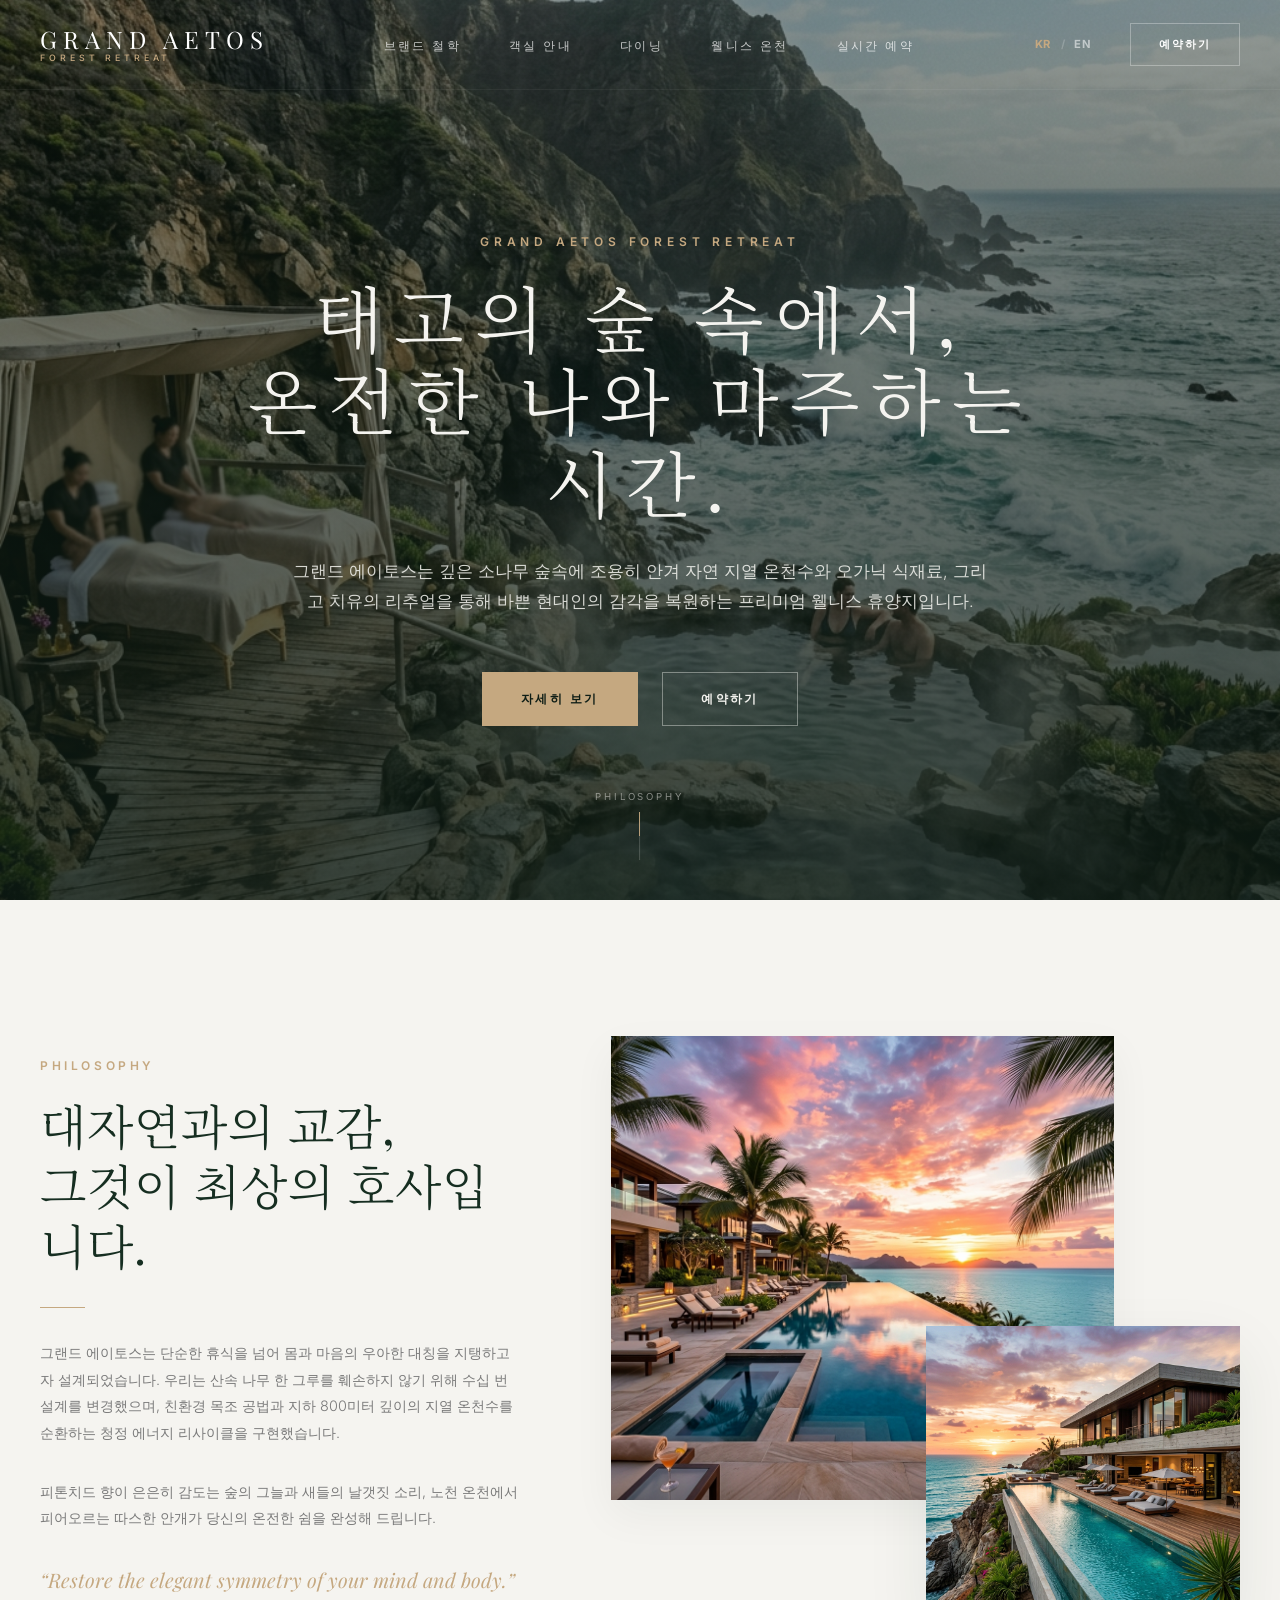
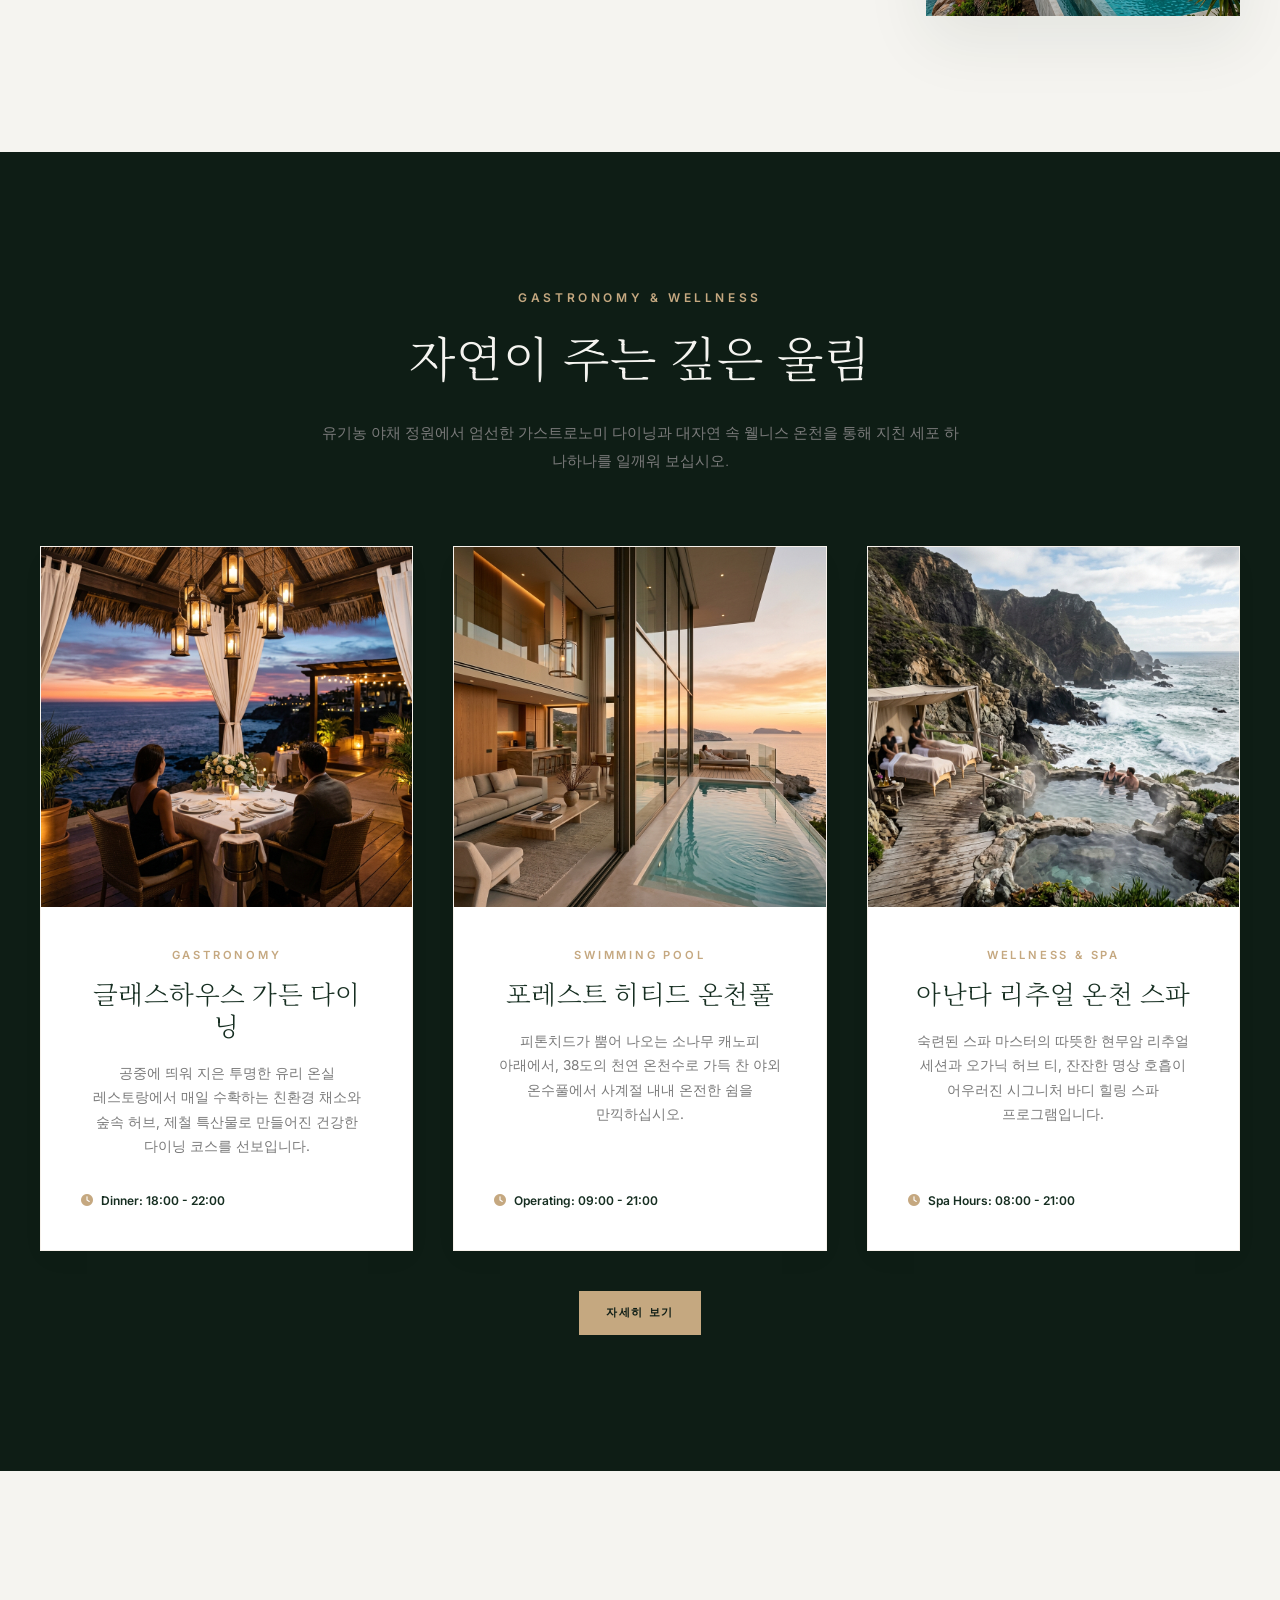
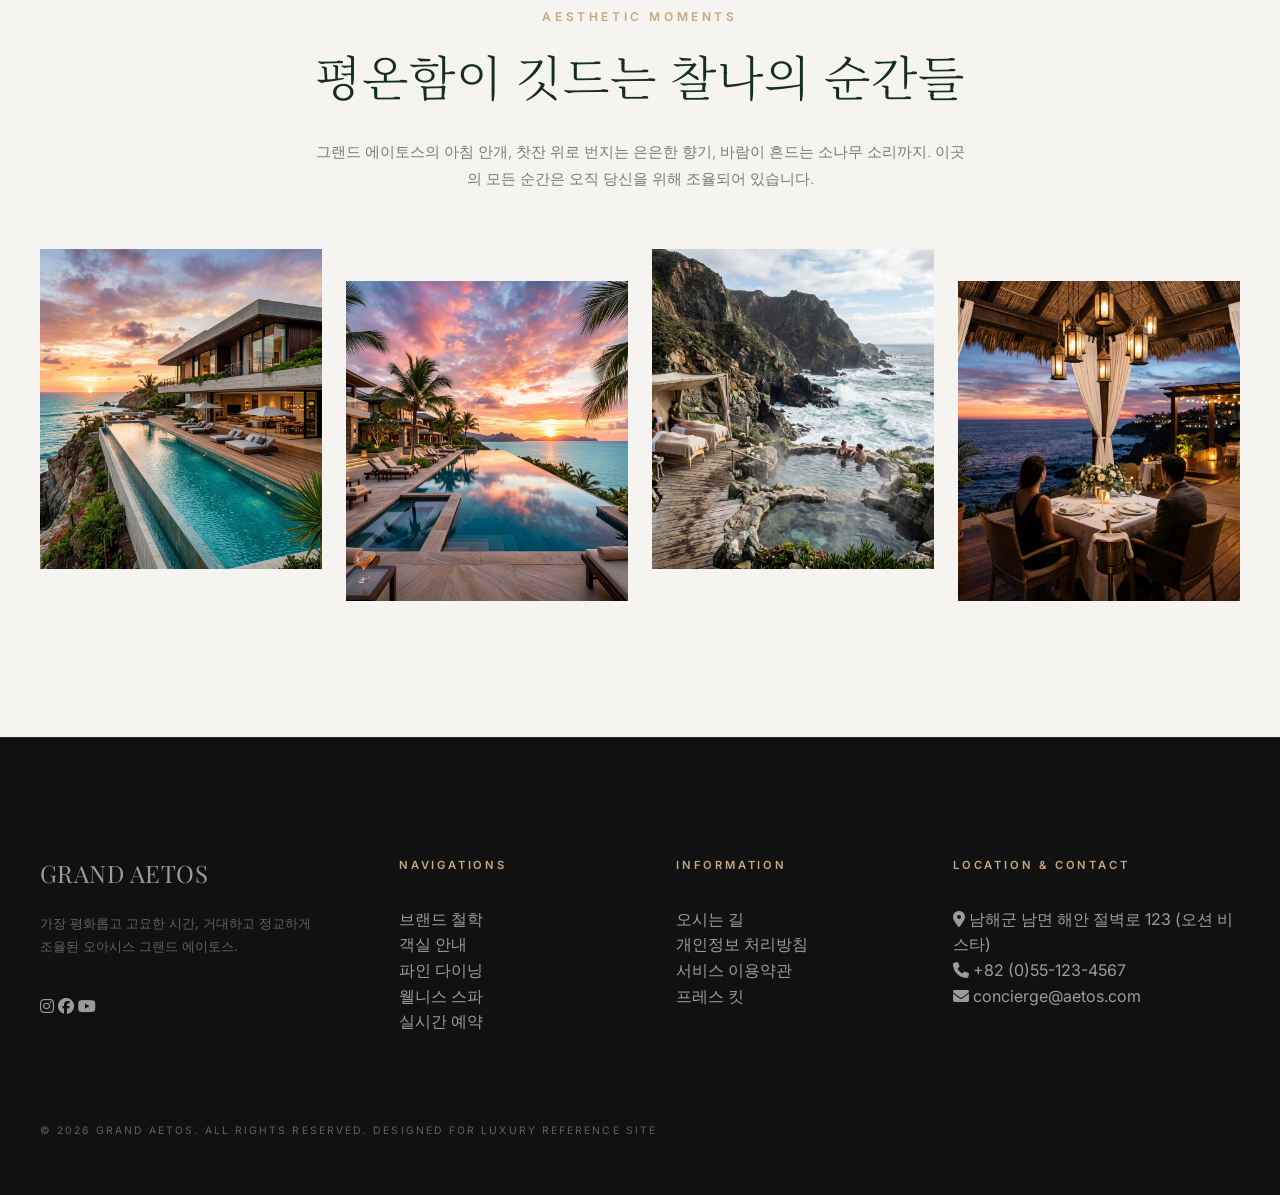
<file: forest-retreat/index.html>
<!DOCTYPE html>
<html lang="ko">
<head>
    <meta charset="UTF-8">
    <meta name="viewport" content="width=device-width, initial-scale=1.0">
    <title>GRAND AETOS — Forest Retreat & Wellness</title>
    
    <!-- SEO Meta Tags -->
    <meta id="seo-meta-desc" name="description" content="태고의 소나무 숲속에서 누리는 천연 온천 스파 리포트 그랜드 에이토스. 웰니스 요가, 지열 자쿠지가 완비된 독채 빌라 예약을 조율해 보세요.">
    
    <!-- Google Fonts: Playfair Display, Noto Serif KR, Inter -->
    <link rel="preconnect" href="https://fonts.googleapis.com">
    <link rel="preconnect" href="https://fonts.gstatic.com" crossorigin>
    <link href="https://fonts.googleapis.com/css2?family=Playfair+Display:ital,wght@0,400;0,500;0,600;1,400&family=Noto+Serif+KR:wght@200;300;400;500&family=Inter:wght@300;400;500;600&display=swap" rel="stylesheet">
    
    <!-- FontAwesome for Icons -->
    <link rel="stylesheet" href="https://cdnjs.cloudflare.com/ajax/libs/font-awesome/6.5.1/css/all.min.css">
    
    <!-- Stylesheets -->
    <link rel="stylesheet" href="styles.css">
</head>
<body>

    <!-- Common Header / GNB -->
    <header class="header" id="main-header">
        <div class="header-container">
            <a href="index.html" class="logo-link">
                <span class="logo-text-top">GRAND AETOS</span>
                <span class="logo-text-bottom">FOREST RETREAT</span>
            </a>
            
            <nav class="nav">
                <ul class="nav-list">
                    <li><a href="index.html" class="nav-link active" data-i18n="nav-about">브랜드 철학</a></li>
                    <li><a href="suites.html" class="nav-link" data-i18n="nav-rooms">객실 안내</a></li>
                    <li><a href="dining.html" class="nav-link" data-i18n="nav-dining">다이닝</a></li>
                    <li><a href="wellness.html" class="nav-link" data-i18n="nav-wellness">웰니스 온천</a></li>
                    <li><a href="reserve.html" class="nav-link" data-i18n="nav-reserve">실시간 예약</a></li>
                </ul>
            </nav>
            
            <div class="header-cta">
                <div class="lang-switcher">
                    <button class="lang-btn active" data-lang="ko">KR</button>
                    <span class="lang-divider">/</span>
                    <button class="lang-btn" data-lang="en">EN</button>
                </div>
                <a href="reserve.html" class="btn btn-outline btn-sm" data-i18n="btn-book">예약하기</a>
                <button class="mobile-toggle-btn" id="mobile-menu-toggle">
                    <span class="bar"></span>
                    <span class="bar"></span>
                    <span class="bar"></span>
                </button>
            </div>
        </div>
    </header>

    <!-- Mobile Drawer Overlay -->
    <div class="mobile-menu-overlay" id="mobile-menu-overlay">
        <button class="mobile-close-btn" id="mobile-menu-close">&times;</button>
        <ul class="mobile-nav-list">
            <li><a href="index.html" class="mobile-nav-link" data-i18n="nav-about">브랜드 철학</a></li>
            <li><a href="suites.html" class="mobile-nav-link" data-i18n="nav-rooms">객실 안내</a></li>
            <li><a href="dining.html" class="mobile-nav-link" data-i18n="nav-dining">다이닝</a></li>
            <li><a href="wellness.html" class="mobile-nav-link" data-i18n="nav-wellness">웰니스 온천</a></li>
            <li><a href="reserve.html" class="mobile-nav-link" data-i18n="nav-reserve">실시간 예약</a></li>
        </ul>
        <div class="mobile-menu-footer">
            <div class="lang-switcher">
                <button class="lang-btn active" data-lang="ko">KR</button>
                <span class="lang-divider">/</span>
                <button class="lang-btn" data-lang="en">EN</button>
            </div>
            <p class="mobile-contact-info" data-i18n="footer-addr-val">남해군 남면 해안 절벽로 123 (오션 비스타)</p>
        </div>
    </div>

    <!-- Hero Section with Slideshow -->
    <section class="hero-section">
        <div class="hero-slider">
            <div class="slide active" style="background-image: url('../assets/hero.png');"></div>
            <div class="slide" style="background-image: url('../assets/room2.png');"></div>
            <div class="slide" style="background-image: url('../assets/spa.png');"></div>
        </div>
        
        <div class="hero-content text-center">
            <span class="hero-tagline reveal" data-i18n="hero-tagline">GRAND AETOS FOREST RETREAT</span>
            <h1 class="hero-title reveal" data-i18n="hero-title">태고의 숲 속에서,<br class="desktop-br">온전한 나와 마주하는 시간.</h1>
            <p class="hero-subtitle reveal" data-i18n="hero-subtitle">그랜드 에이토스는 깊은 소나무 숲속에 조용히 안겨 자연 지열 온천수와 오가닉 식재료, 그리고 치유의 리추얼을 통해 바쁜 현대인의 감각을 복원하는 프리미엄 웰니스 휴양지입니다.</p>
            <div class="hero-actions reveal">
                <a href="suites.html" class="btn btn-gold" data-i18n="hero-explore">자세히 보기</a>
                <a href="reserve.html" class="btn btn-outline" data-i18n="btn-book">예약하기</a>
            </div>
        </div>

        <div class="hero-scroll-indicator">
            <span data-i18n="about-tag">Philosophy</span>
            <div class="scroll-line">
                <div class="scroll-bounce"></div>
            </div>
        </div>
    </section>

    <!-- Brand Philosophy Section (Asymmetric Editorial Layout) -->
    <section class="section philosophy-section">
        <div class="container">
            <div class="grid-2-col-asymmetric">
                <div class="reveal">
                    <span class="section-tag" data-i18n="about-tag">Philosophy</span>
                    <h2 class="section-title" data-i18n="about-title">대자연과의 교감,<br class="desktop-br">그것이 최상의 호사입니다.</h2>
                    <div class="section-divider"></div>
                    <p class="about-desc" data-i18n="about-desc1">그랜드 에이토스는 단순한 휴식을 넘어 몸과 마음의 우아한 대칭을 지탱하고자 설계되었습니다. 우리는 산속 나무 한 그루를 훼손하지 않기 위해 수십 번 설계를 변경했으며, 친환경 목조 공법과 지하 800미터 깊이의 지열 온천수를 순환하는 청정 에너지 리사이클을 구현했습니다.</p>
                    <p class="about-desc" data-i18n="about-desc2">피톤치드 향이 은은히 감도는 숲의 그늘과 새들의 날갯짓 소리, 노천 온천에서 피어오르는 따스한 안개가 당신의 온전한 쉼을 완성해 드립니다.</p>
                    <span class="philosophical-quote" data-i18n="philosophical-quote">“Restore the elegant symmetry of your mind and body.”</span>
                </div>
                
                <div class="asymmetric-image-grid reveal">
                    <div class="asymmetric-img-main" style="background-image: url('../assets/hero.png');"></div>
                    <div class="asymmetric-img-sub" style="background-image: url('../assets/room1.png');"></div>
                </div>
            </div>
        </div>
    </section>

    <!-- Experience Highlights Section (Dark Aesthetic) -->
    <section class="section bg-dark">
        <div class="container text-center">
            <span class="section-tag" data-i18n="exp-tag">Gastronomy & Wellness</span>
            <h2 class="section-title" data-i18n="exp-title">자연이 주는 깊은 울림</h2>
            <p class="section-subtitle" data-i18n="exp-subtitle">유기농 야채 정원에서 엄선한 가스트로노미 다이닝과 대자연 속 웰니스 온천을 통해 지친 세포 하나하나를 일깨워 보십시오.</p>
            
            <div class="grid-3-col">
                <!-- Dining Highlight -->
                <article class="experience-card reveal">
                    <div class="experience-img-wrapper">
                        <div class="experience-img" style="background-image: url('../assets/dining.png');"></div>
                    </div>
                    <div class="experience-content">
                        <span class="exp-tag" data-i18n="exp1-tag">Gastronomy</span>
                        <h3 class="exp-title" data-i18n="exp1-title">글래스하우스 가든 다이닝</h3>
                        <p class="exp-desc" data-i18n="exp1-desc">공중에 띄워 지은 투명한 유리 온실 레스토랑에서 매일 수확하는 친환경 채소와 숲속 허브, 제철 특산물로 만들어진 건강한 다이닝 코스를 선보입니다.</p>
                        <span class="exp-detail"><i class="fa-solid fa-clock"></i> <span data-i18n="exp1-hours">Dinner: 18:00 - 22:00</span></span>
                    </div>
                </article>

                <!-- Geothermal Pools Highlight -->
                <article class="experience-card reveal">
                    <div class="experience-img-wrapper">
                        <div class="experience-img" style="background-image: url('../assets/room3.png');"></div>
                    </div>
                    <div class="experience-content">
                        <span class="exp-tag" data-i18n="exp2-tag">SWIMMING POOL</span>
                        <h3 class="exp-title" data-i18n="exp2-title">포레스트 히티드 온천풀</h3>
                        <p class="exp-desc" data-i18n="exp2-desc">피톤치드가 뿜어 나오는 소나무 캐노피 아래에서, 38도의 천연 온천수로 가득 찬 야외 온수풀에서 사계절 내내 온전한 쉼을 만끽하십시오.</p>
                        <span class="exp-detail"><i class="fa-solid fa-clock"></i> <span data-i18n="exp2-hours">Operating: 09:00 - 21:00</span></span>
                    </div>
                </article>

                <!-- Spa Highlight -->
                <article class="experience-card reveal">
                    <div class="experience-img-wrapper">
                        <div class="experience-img" style="background-image: url('../assets/spa.png');"></div>
                    </div>
                    <div class="experience-content">
                        <span class="exp-tag" data-i18n="exp3-tag">Wellness & Spa</span>
                        <h3 class="exp-title" data-i18n="exp3-title">아난다 리추얼 온천 스파</h3>
                        <p class="exp-desc" data-i18n="exp3-desc">숙련된 스파 마스터의 따뜻한 현무암 리추얼 세션과 오가닉 허브 티, 잔잔한 명상 호흡이 어우러진 시그니처 바디 힐링 스파 프로그램입니다.</p>
                        <span class="exp-detail"><i class="fa-solid fa-clock"></i> <span data-i18n="exp3-hours">Spa Hours: 08:00 - 21:00</span></span>
                    </div>
                </article>
            </div>
            
            <div class="margin-top-md pt-4 reveal">
                <a href="dining.html" class="btn btn-gold btn-sm" data-i18n="hero-explore">자세히 보기</a>
            </div>
        </div>
    </section>

    <!-- Aesthetic Gallery Section -->
    <section class="section">
        <div class="container text-center">
            <span class="section-tag" data-i18n="aest-tag">Aesthetic Moments</span>
            <h2 class="section-title" data-i18n="aest-title">평온함이 깃드는 찰나의 순간들</h2>
            <p class="section-subtitle" style="margin-bottom: 3.5rem;" data-i18n="aest-desc">그랜드 에이토스의 아침 안개, 찻잔 위로 번지는 은은한 향기, 바람이 흔드는 소나무 소리까지. 이곳의 모든 순간은 오직 당신을 위해 조율되어 있습니다.</p>
            
            <div class="aesthetic-grid">
                <div class="aesthetic-img-item reveal" style="background-image: url('../assets/room1.png');"></div>
                <div class="aesthetic-img-item offset-y reveal" style="background-image: url('../assets/hero.png');"></div>
                <div class="aesthetic-img-item reveal" style="background-image: url('../assets/spa.png');"></div>
                <div class="aesthetic-img-item offset-y reveal" style="background-image: url('../assets/dining.png');"></div>
            </div>
        </div>
    </section>

    <!-- Luxury Footer -->
    <footer class="footer">
        <div class="container">
            <div class="footer-grid">
                <div class="footer-brand">
                    <h2 class="footer-logo">GRAND AETOS</h2>
                    <p class="footer-tagline" data-i18n="footer-tagline">가장 평화롭고 고요한 시간, 거대하고 정교하게 조율된 오아시스 그랜드 에이토스.</p>
                    <div class="footer-socials">
                        <a href="#"><i class="fa-brands fa-instagram"></i></a>
                        <a href="#"><i class="fa-brands fa-facebook"></i></a>
                        <a href="#"><i class="fa-brands fa-youtube"></i></a>
                    </div>
                </div>
                
                <div class="footer-nav">
                    <h4 class="footer-title" data-i18n="footer-explore-title">NAVIGATIONS</h4>
                    <ul>
                        <li><a href="index.html" data-i18n="nav-about">브랜드 철학</a></li>
                        <li><a href="suites.html" data-i18n="nav-rooms">객실 안내</a></li>
                        <li><a href="dining.html" data-i18n="footer-nav-dining">파인 다이닝</a></li>
                        <li><a href="wellness.html" data-i18n="footer-nav-spa">웰니스 스파</a></li>
                        <li><a href="reserve.html" data-i18n="nav-reserve">실시간 예약</a></li>
                    </ul>
                </div>

                <div class="footer-info">
                    <h4 class="footer-title" data-i18n="footer-info-title">INFORMATION</h4>
                    <ul>
                        <li><a href="#" data-i18n="policy-directions">오시는 길</a></li>
                        <li><a href="#" data-i18n="policy-privacy">개인정보 처리방침</a></li>
                        <li><a href="#" data-i18n="policy-terms">서비스 이용약관</a></li>
                        <li><a href="#" data-i18n="policy-press">프레스 킷</a></li>
                    </ul>
                </div>

                <div class="footer-contact">
                    <h4 class="footer-title" data-i18n="footer-contact-title">LOCATION & CONTACT</h4>
                    <p class="contact-item"><i class="fa-solid fa-location-dot"></i> <span data-i18n="footer-addr-val">남해군 남면 해안 절벽로 123 (오션 비스타)</span></p>
                    <p class="contact-item"><i class="fa-solid fa-phone"></i> +82 (0)55-123-4567</p>
                    <p class="contact-item"><i class="fa-solid fa-envelope"></i> concierge@aetos.com</p>
                </div>
            </div>
            
            <div class="footer-bottom">
                <p>&copy; 2026 GRAND AETOS. All Rights Reserved. <span data-i18n="footer-designed">DESIGNED FOR LUXURY REFERENCE SITE</span></p>
            </div>
        </div>
    </footer>


    <!-- Scripts -->
    <script src="app.js"></script>
</body>
</html>
</file>
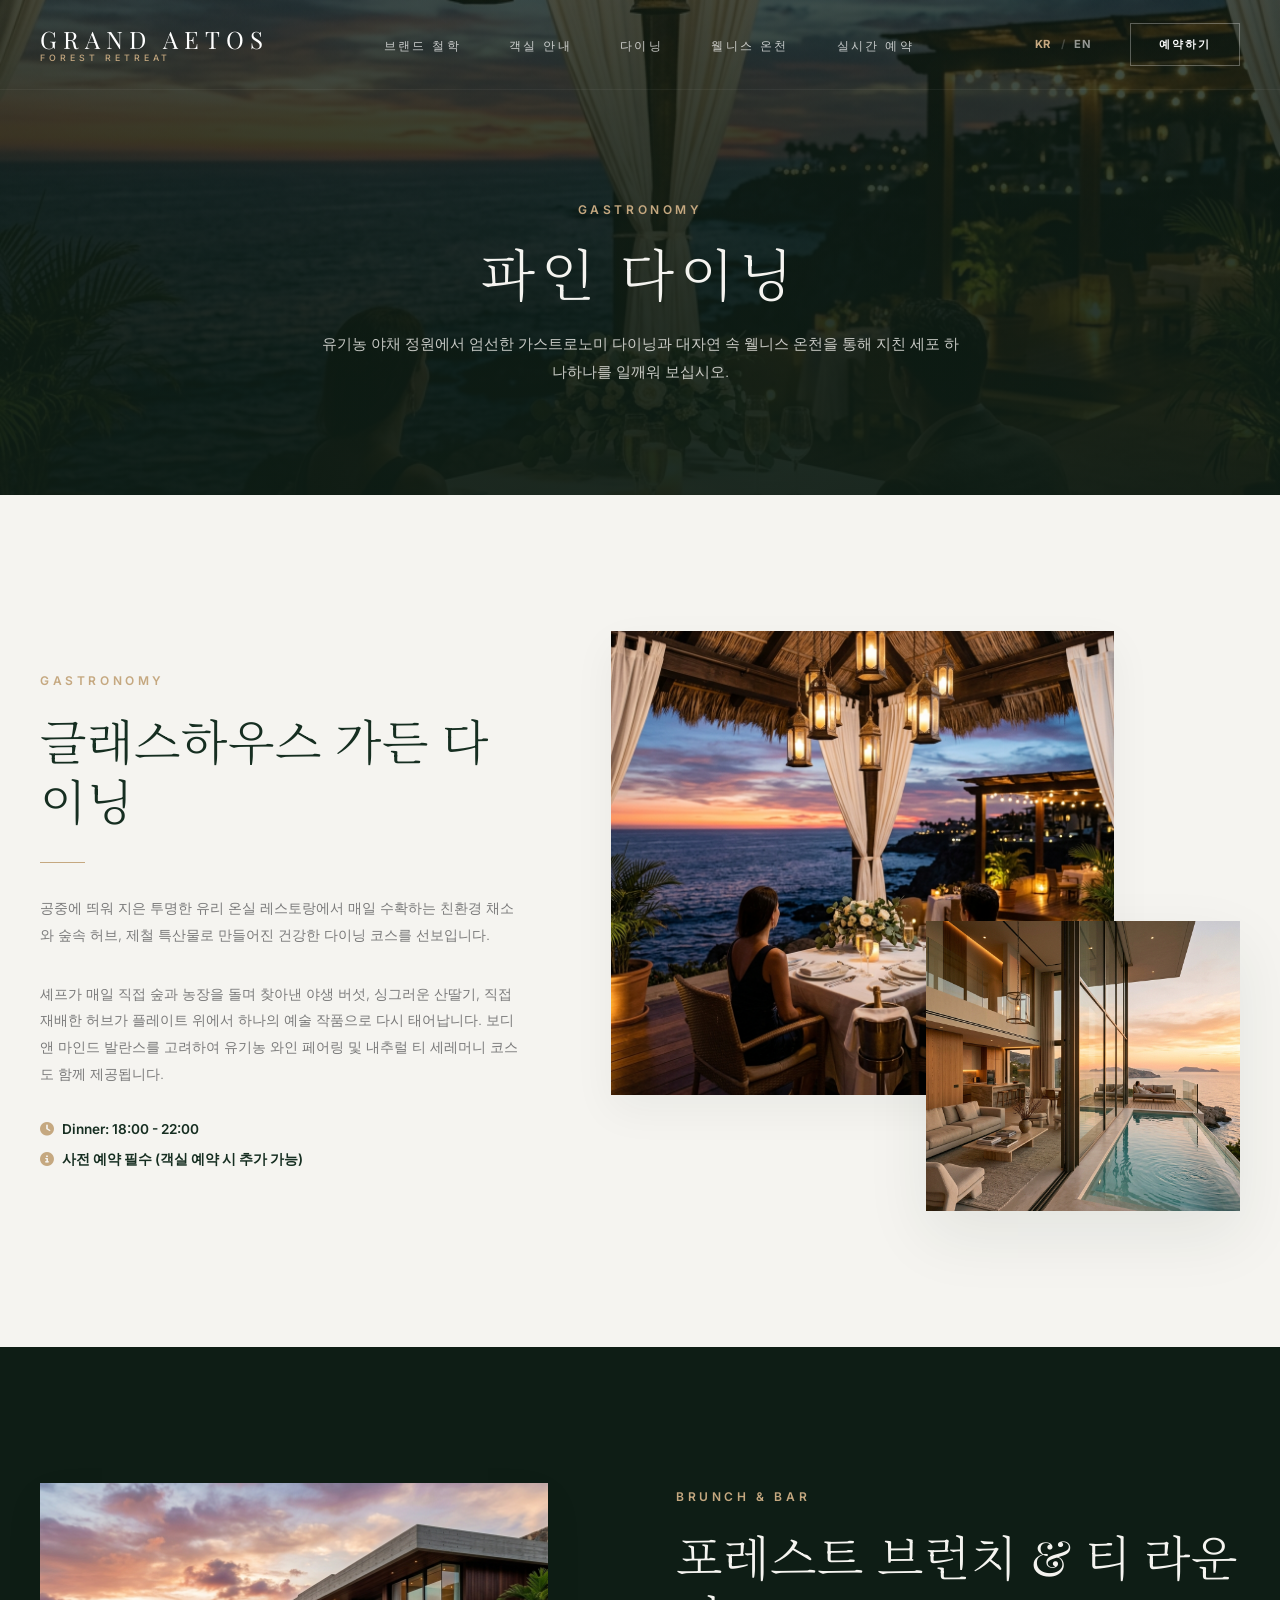
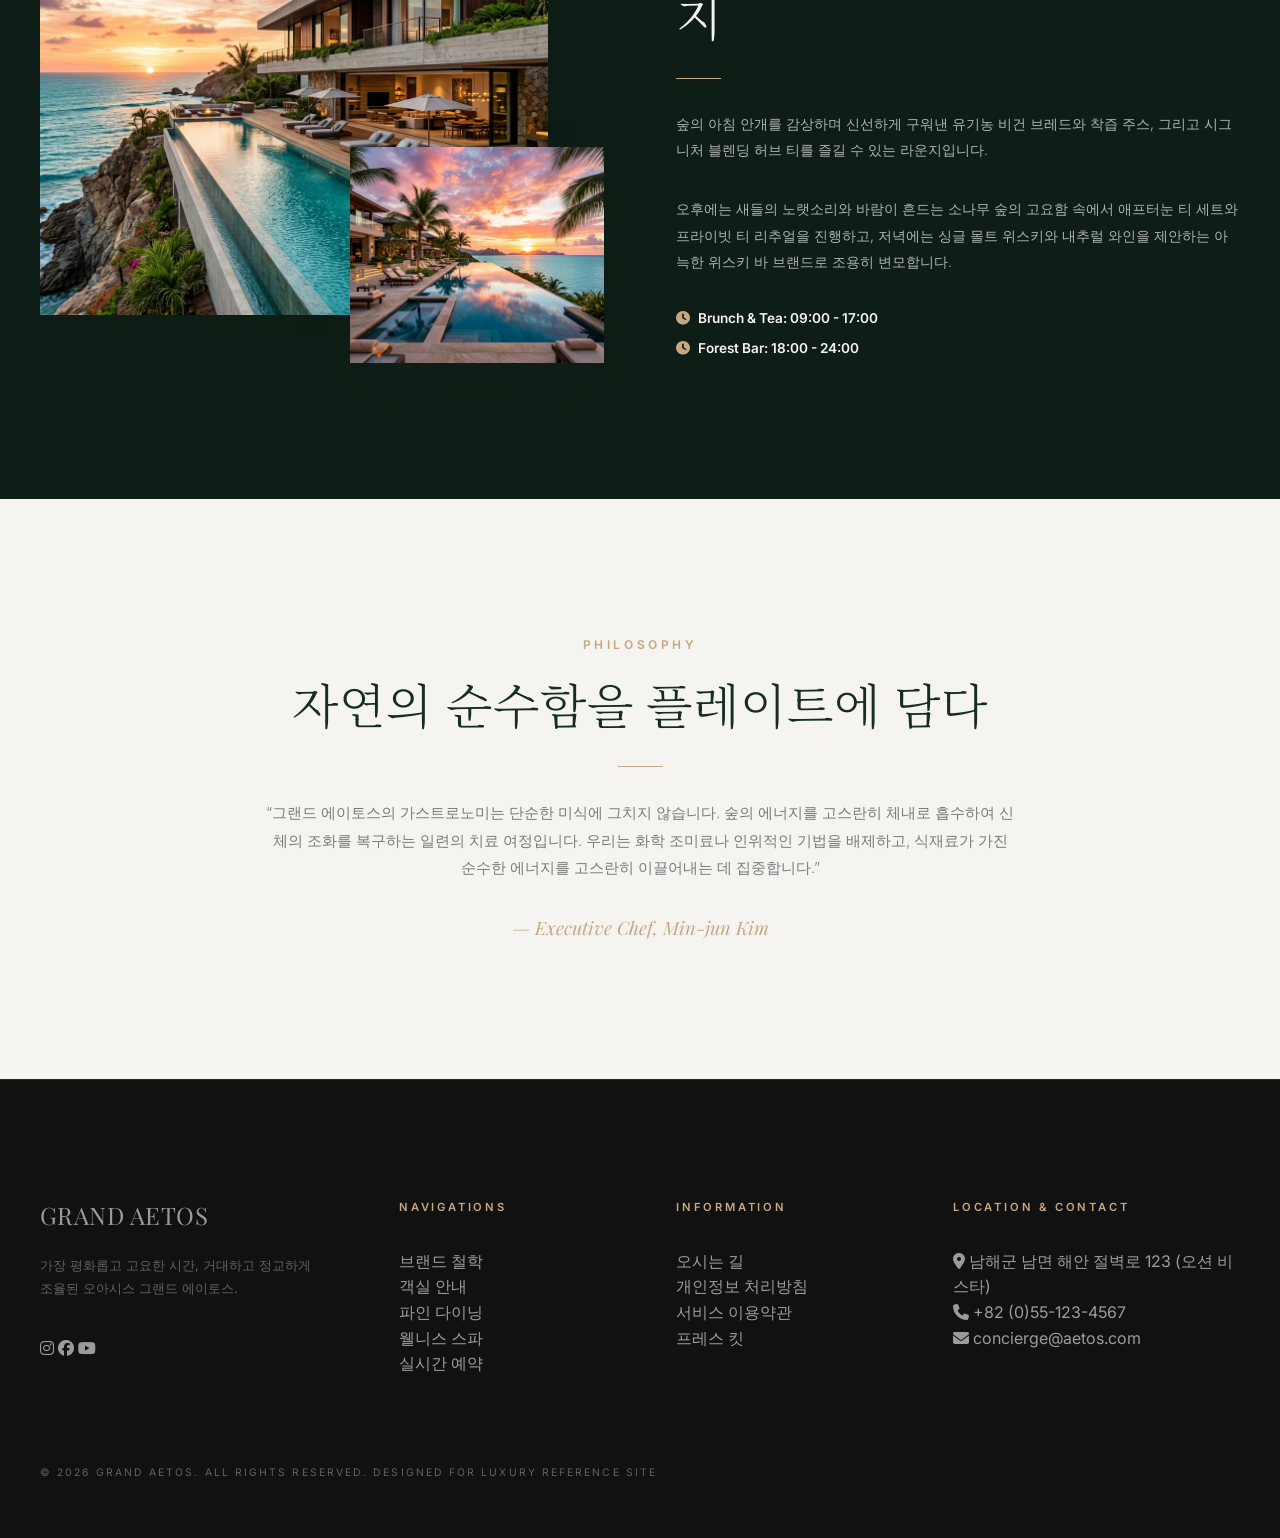
<file: forest-retreat/dining.html>
<!DOCTYPE html>
<html lang="ko">
<head>
    <meta charset="UTF-8">
    <meta name="viewport" content="width=device-width, initial-scale=1.0">
    <title>GRAND AETOS — Dining</title>
    
    <!-- SEO Meta Tags -->
    <meta id="seo-meta-desc" name="description" content="태고의 소나무 숲속에서 누리는 천연 온천 스파 리포트 그랜드 에이토스. 웰니스 요가, 지열 자쿠지가 완비된 독채 빌라 예약을 조율해 보세요.">
    
    <!-- Google Fonts -->
    <link rel="preconnect" href="https://fonts.googleapis.com">
    <link rel="preconnect" href="https://fonts.gstatic.com" crossorigin>
    <link href="https://fonts.googleapis.com/css2?family=Playfair+Display:ital,wght@0,400;0,500;0,600;1,400&family=Noto+Serif+KR:wght@200;300;400;500&family=Inter:wght@300;400;500;600&display=swap" rel="stylesheet">
    
    <!-- FontAwesome for Icons -->
    <link rel="stylesheet" href="https://cdnjs.cloudflare.com/ajax/libs/font-awesome/6.5.1/css/all.min.css">
    
    <!-- Stylesheets -->
    <link rel="stylesheet" href="styles.css">
</head>
<body>

    <!-- Common Header / GNB -->
    <header class="header" id="main-header">
        <div class="header-container">
            <a href="index.html" class="logo-link">
                <span class="logo-text-top">GRAND AETOS</span>
                <span class="logo-text-bottom">FOREST RETREAT</span>
            </a>
            
            <nav class="nav">
                <ul class="nav-list">
                    <li><a href="index.html" class="nav-link" data-i18n="nav-about">브랜드 철학</a></li>
                    <li><a href="suites.html" class="nav-link" data-i18n="nav-rooms">객실 안내</a></li>
                    <li><a href="dining.html" class="nav-link active" data-i18n="nav-dining">다이닝</a></li>
                    <li><a href="wellness.html" class="nav-link" data-i18n="nav-wellness">웰니스 온천</a></li>
                    <li><a href="reserve.html" class="nav-link" data-i18n="nav-reserve">실시간 예약</a></li>
                </ul>
            </nav>
            
            <div class="header-cta">
                <div class="lang-switcher">
                    <button class="lang-btn active" data-lang="ko">KR</button>
                    <span class="lang-divider">/</span>
                    <button class="lang-btn" data-lang="en">EN</button>
                </div>
                <a href="reserve.html" class="btn btn-outline btn-sm" data-i18n="btn-book">예약하기</a>
                <button class="mobile-toggle-btn" id="mobile-menu-toggle">
                    <span class="bar"></span>
                    <span class="bar"></span>
                    <span class="bar"></span>
                </button>
            </div>
        </div>
    </header>

    <!-- Mobile Drawer Overlay -->
    <div class="mobile-menu-overlay" id="mobile-menu-overlay">
        <button class="mobile-close-btn" id="mobile-menu-close">&times;</button>
        <ul class="mobile-nav-list">
            <li><a href="index.html" class="mobile-nav-link" data-i18n="nav-about">브랜드 철학</a></li>
            <li><a href="suites.html" class="mobile-nav-link" data-i18n="nav-rooms">객실 안내</a></li>
            <li><a href="dining.html" class="mobile-nav-link" data-i18n="nav-dining">다이닝</a></li>
            <li><a href="wellness.html" class="mobile-nav-link" data-i18n="nav-wellness">웰니스 온천</a></li>
            <li><a href="reserve.html" class="mobile-nav-link" data-i18n="nav-reserve">실시간 예약</a></li>
        </ul>
        <div class="mobile-menu-footer">
            <div class="lang-switcher">
                <button class="lang-btn active" data-lang="ko">KR</button>
                <span class="lang-divider">/</span>
                <button class="lang-btn" data-lang="en">EN</button>
            </div>
            <p class="mobile-contact-info" data-i18n="footer-addr-val">남해군 남면 해안 절벽로 123 (오션 비스타)</p>
        </div>
    </div>

    <!-- Banner Section -->
    <section class="banner-section" style="background-image: linear-gradient(rgba(14, 29, 21, 0.55), rgba(14, 29, 21, 0.75)), url('../assets/dining.png');">
        <div class="container text-center">
            <span class="banner-tag reveal" data-i18n="exp1-tag">Gastronomy</span>
            <h1 class="banner-title reveal" data-i18n="footer-nav-dining">파인 다이닝</h1>
            <p class="banner-subtitle reveal" data-i18n="exp-subtitle">유기농 야채 정원에서 엄선한 가스트로노미 다이닝과 대자연 속 웰니스 온천을 통해 지친 세포 하나하나를 일깨워 보십시오.</p>
        </div>
    </section>

    <!-- Dining Details Section 1: Glasshouse -->
    <section class="section">
        <div class="container">
            <div class="grid-2-col-asymmetric">
                <div class="reveal">
                    <span class="section-tag" data-i18n="exp1-tag">Gastronomy</span>
                    <h2 class="section-title" data-i18n="exp1-title">글래스하우스 가든 다이닝</h2>
                    <div class="section-divider"></div>
                    <p class="about-desc" data-i18n="exp1-desc">공중에 띄워 지은 투명한 유리 온실 레스토랑에서 매일 수확하는 친환경 채소와 숲속 허브, 제철 특산물로 만들어진 건강한 다이닝 코스를 선보입니다.</p>
                    <p class="about-desc">셰프가 매일 직접 숲과 농장을 돌며 찾아낸 야생 버섯, 싱그러운 산딸기, 직접 재배한 허브가 플레이트 위에서 하나의 예술 작품으로 다시 태어납니다. 보디 앤 마인드 발란스를 고려하여 유기농 와인 페어링 및 내추럴 티 세레머니 코스도 함께 제공됩니다.</p>
                    
                    <div style="margin-top: 2rem;">
                        <span class="exp-detail" style="font-size: 0.85rem;"><i class="fa-solid fa-clock"></i> <span data-i18n="exp1-hours">Dinner: 18:00 - 22:00</span></span>
                        <span class="exp-detail" style="font-size: 0.85rem; margin-top: 0.5rem;"><i class="fa-solid fa-circle-info"></i> <span>사전 예약 필수 (객실 예약 시 추가 가능)</span></span>
                    </div>
                </div>
                
                <div class="asymmetric-image-grid reveal">
                    <div class="asymmetric-img-main" style="background-image: url('../assets/dining.png');"></div>
                    <div class="asymmetric-img-sub" style="background-image: url('../assets/room3.png');"></div>
                </div>
            </div>
        </div>
    </section>

    <!-- Dining Details Section 2: Forest Brunch Lounge (bg-dark) -->
    <section class="section bg-dark">
        <div class="container">
            <div class="grid-2-col">
                <div class="asymmetric-image-grid reveal" style="height: 480px;">
                    <div class="asymmetric-img-main" style="width: 90%; height: 90%; background-image: url('../assets/room1.png');"></div>
                    <div class="asymmetric-img-sub" style="width: 45%; height: 45%; background-image: url('../assets/hero.png');"></div>
                </div>
                
                <div class="reveal">
                    <span class="section-tag">Brunch & Bar</span>
                    <h2 class="section-title" style="color: var(--color-linen);">포레스트 브런치 & 티 라운지</h2>
                    <div class="section-divider"></div>
                    <p class="about-desc" style="color: rgba(245, 244, 240, 0.7);">숲의 아침 안개를 감상하며 신선하게 구워낸 유기농 비건 브레드와 착즙 주스, 그리고 시그니처 블렌딩 허브 티를 즐길 수 있는 라운지입니다.</p>
                    <p class="about-desc" style="color: rgba(245, 244, 240, 0.7);">오후에는 새들의 노랫소리와 바람이 흔드는 소나무 숲의 고요함 속에서 애프터눈 티 세트와 프라이빗 티 리추얼을 진행하고, 저녁에는 싱글 몰트 위스키와 내추럴 와인을 제안하는 아늑한 위스키 바 브랜드로 조용히 변모합니다.</p>
                    
                    <div style="margin-top: 2rem;">
                        <span class="exp-detail" style="color: var(--color-linen); font-size: 0.85rem;"><i class="fa-solid fa-clock"></i> <span>Brunch & Tea: 09:00 - 17:00</span></span>
                        <span class="exp-detail" style="color: var(--color-linen); font-size: 0.85rem; margin-top: 0.5rem;"><i class="fa-solid fa-clock"></i> <span>Forest Bar: 18:00 - 24:00</span></span>
                    </div>
                </div>
            </div>
        </div>
    </section>

    <!-- Chef's Philosophy (Editorial Callout) -->
    <section class="section">
        <div class="container text-center">
            <span class="section-tag">Philosophy</span>
            <h2 class="section-title">자연의 순수함을 플레이트에 담다</h2>
            <div class="section-divider" style="margin: 0 auto 2rem auto;"></div>
            <p class="section-subtitle" style="margin-bottom: 2rem; max-width: 750px;">
                “그랜드 에이토스의 가스트로노미는 단순한 미식에 그치지 않습니다. 숲의 에너지를 고스란히 체내로 흡수하여 신체의 조화를 복구하는 일련의 치료 여정입니다. 우리는 화학 조미료나 인위적인 기법을 배제하고, 식재료가 가진 순수한 에너지를 고스란히 이끌어내는 데 집중합니다.”
            </p>
            <p class="philosophical-quote" style="font-size: 1.15rem; font-weight: 400;">— Executive Chef, Min-jun Kim</p>
        </div>
    </section>

    <!-- Luxury Footer -->
    <footer class="footer">
        <div class="container">
            <div class="footer-grid">
                <div class="footer-brand">
                    <h2 class="footer-logo">GRAND AETOS</h2>
                    <p class="footer-tagline" data-i18n="footer-tagline">가장 평화롭고 고요한 시간, 거대하고 정교하게 조율된 오아시스 그랜드 에이토스.</p>
                    <div class="footer-socials">
                        <a href="#"><i class="fa-brands fa-instagram"></i></a>
                        <a href="#"><i class="fa-brands fa-facebook"></i></a>
                        <a href="#"><i class="fa-brands fa-youtube"></i></a>
                    </div>
                </div>
                
                <div class="footer-nav">
                    <h4 class="footer-title" data-i18n="footer-explore-title">NAVIGATIONS</h4>
                    <ul>
                        <li><a href="index.html" data-i18n="nav-about">브랜드 철학</a></li>
                        <li><a href="suites.html" data-i18n="nav-rooms">객실 안내</a></li>
                        <li><a href="dining.html" data-i18n="footer-nav-dining">파인 다이닝</a></li>
                        <li><a href="wellness.html" data-i18n="footer-nav-spa">웰니스 스파</a></li>
                        <li><a href="reserve.html" data-i18n="nav-reserve">실시간 예약</a></li>
                    </ul>
                </div>

                <div class="footer-info">
                    <h4 class="footer-title" data-i18n="footer-info-title">INFORMATION</h4>
                    <ul>
                        <li><a href="#" data-i18n="policy-directions">오시는 길</a></li>
                        <li><a href="#" data-i18n="policy-privacy">개인정보 처리방침</a></li>
                        <li><a href="#" data-i18n="policy-terms">서비스 이용약관</a></li>
                        <li><a href="#" data-i18n="policy-press">프레스 킷</a></li>
                    </ul>
                </div>

                <div class="footer-contact">
                    <h4 class="footer-title" data-i18n="footer-contact-title">LOCATION & CONTACT</h4>
                    <p class="contact-item"><i class="fa-solid fa-location-dot"></i> <span data-i18n="footer-addr-val">남해군 남면 해안 절벽로 123 (오션 비스타)</span></p>
                    <p class="contact-item"><i class="fa-solid fa-phone"></i> +82 (0)55-123-4567</p>
                    <p class="contact-item"><i class="fa-solid fa-envelope"></i> concierge@aetos.com</p>
                </div>
            </div>
            
            <div class="footer-bottom">
                <p>&copy; 2026 GRAND AETOS. All Rights Reserved. <span data-i18n="footer-designed">DESIGNED FOR LUXURY REFERENCE SITE</span></p>
            </div>
        </div>
    </footer>


    <!-- Scripts -->
    <script src="app.js"></script>
</body>
</html>
</file>
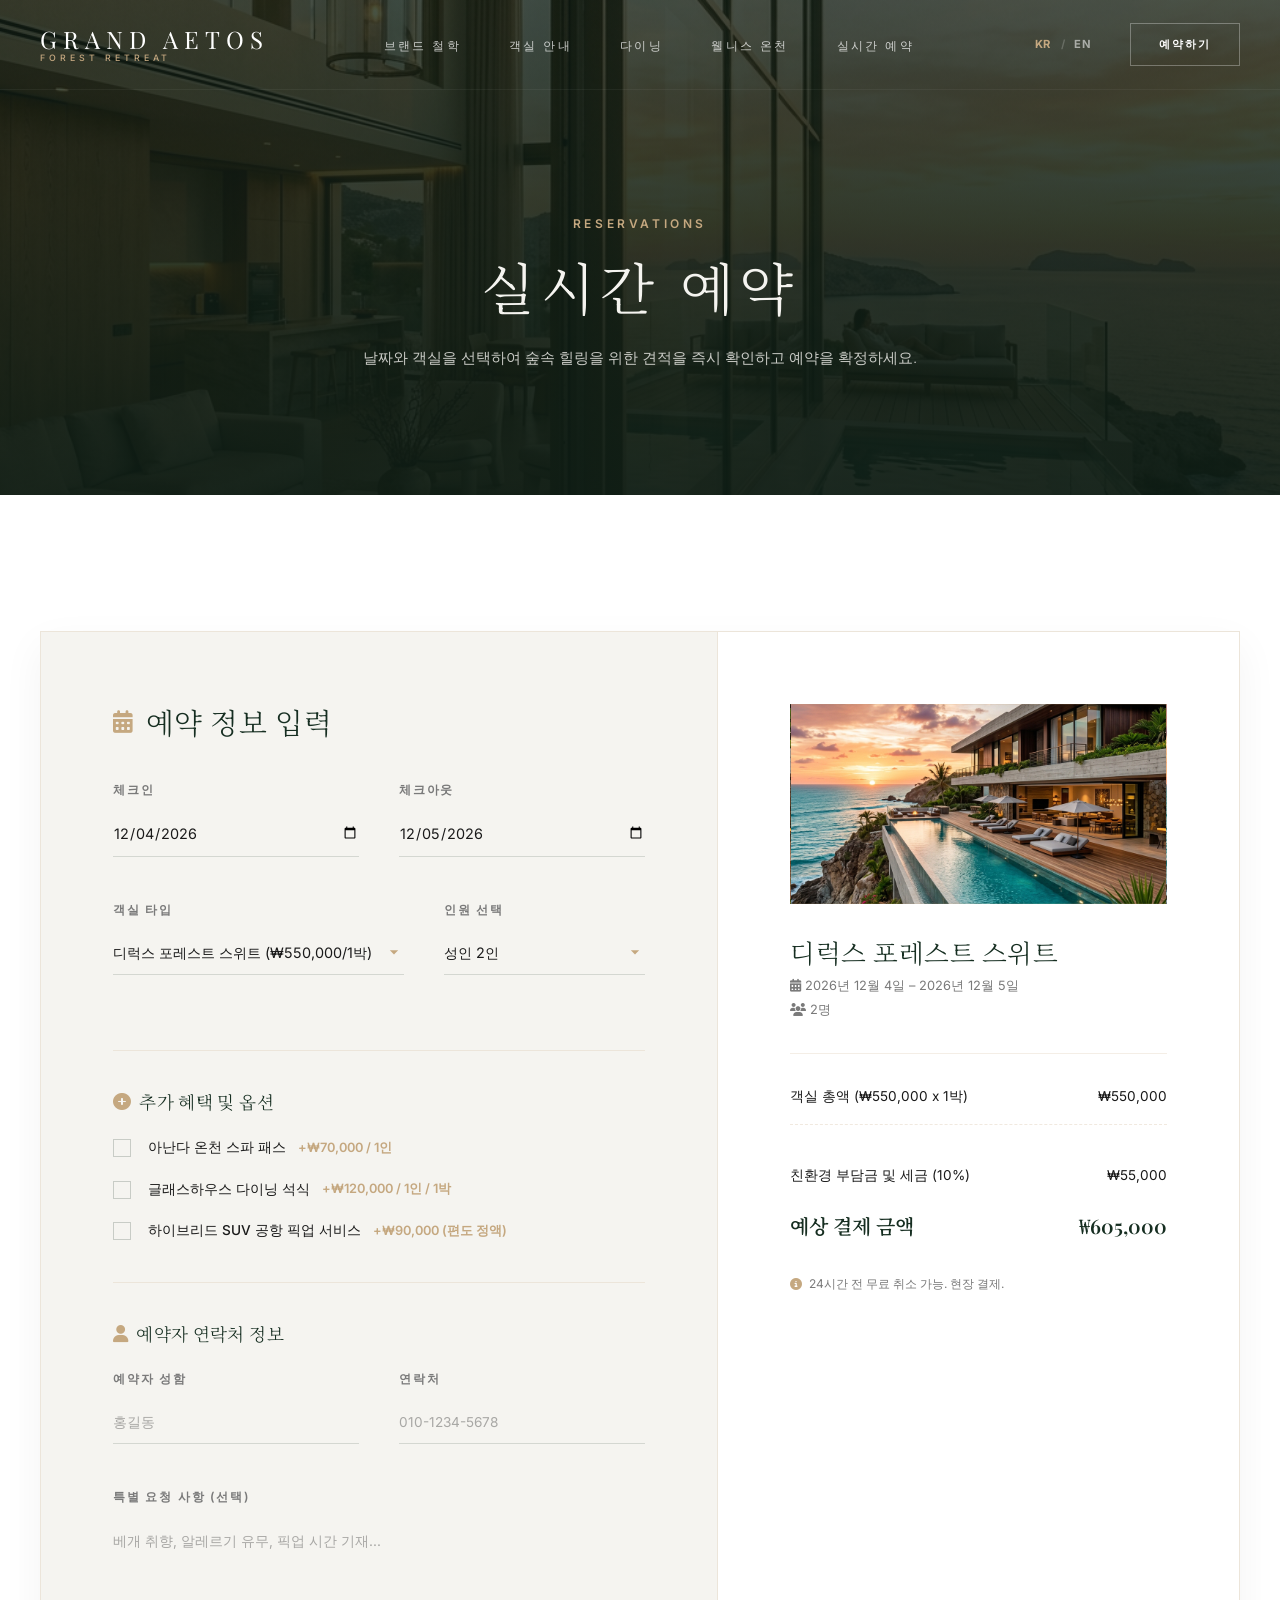
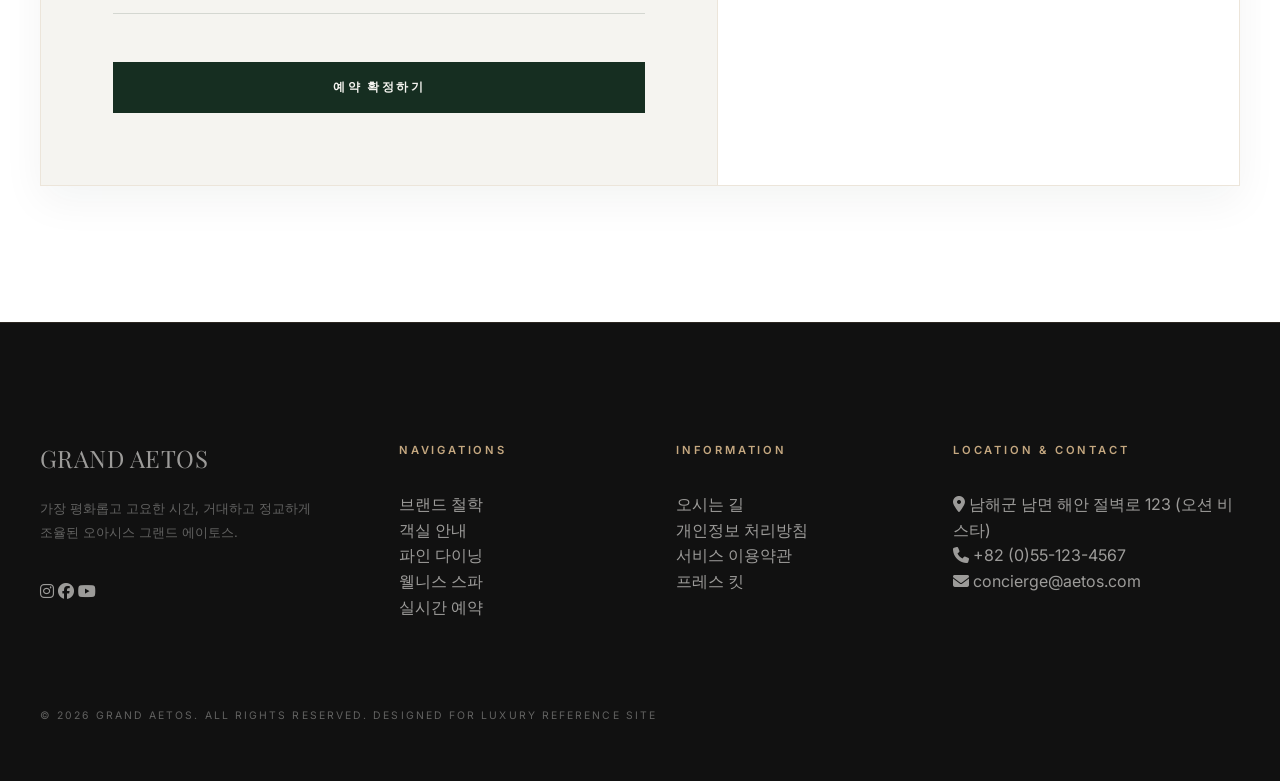
<file: forest-retreat/reserve.html>
<!DOCTYPE html>
<html lang="ko">
<head>
    <meta charset="UTF-8">
    <meta name="viewport" content="width=device-width, initial-scale=1.0">
    <title>GRAND AETOS — Reservations</title>
    
    <!-- SEO Meta Tags -->
    <meta id="seo-meta-desc" name="description" content="태고의 소나무 숲속에서 누리는 천연 온천 스파 리포트 그랜드 에이토스. 웰니스 요가, 지열 자쿠지가 완비된 독채 빌라 예약을 조율해 보세요.">
    
    <!-- Google Fonts -->
    <link rel="preconnect" href="https://fonts.googleapis.com">
    <link rel="preconnect" href="https://fonts.gstatic.com" crossorigin>
    <link href="https://fonts.googleapis.com/css2?family=Playfair+Display:ital,wght@0,400;0,500;0,600;1,400&family=Noto+Serif+KR:wght@200;300;400;500&family=Inter:wght@300;400;500;600&display=swap" rel="stylesheet">
    
    <!-- FontAwesome for Icons -->
    <link rel="stylesheet" href="https://cdnjs.cloudflare.com/ajax/libs/font-awesome/6.5.1/css/all.min.css">
    
    <!-- Stylesheets -->
    <link rel="stylesheet" href="styles.css">
</head>
<body>

    <!-- Common Header / GNB -->
    <header class="header" id="main-header">
        <div class="header-container">
            <a href="index.html" class="logo-link">
                <span class="logo-text-top">GRAND AETOS</span>
                <span class="logo-text-bottom">FOREST RETREAT</span>
            </a>
            
            <nav class="nav">
                <ul class="nav-list">
                    <li><a href="index.html" class="nav-link" data-i18n="nav-about">브랜드 철학</a></li>
                    <li><a href="suites.html" class="nav-link" data-i18n="nav-rooms">객실 안내</a></li>
                    <li><a href="dining.html" class="nav-link" data-i18n="nav-dining">다이닝</a></li>
                    <li><a href="wellness.html" class="nav-link" data-i18n="nav-wellness">웰니스 온천</a></li>
                    <li><a href="reserve.html" class="nav-link active" data-i18n="nav-reserve">실시간 예약</a></li>
                </ul>
            </nav>
            
            <div class="header-cta">
                <div class="lang-switcher">
                    <button class="lang-btn active" data-lang="ko">KR</button>
                    <span class="lang-divider">/</span>
                    <button class="lang-btn" data-lang="en">EN</button>
                </div>
                <a href="reserve.html" class="btn btn-outline btn-sm" data-i18n="btn-book">예약하기</a>
                <button class="mobile-toggle-btn" id="mobile-menu-toggle">
                    <span class="bar"></span>
                    <span class="bar"></span>
                    <span class="bar"></span>
                </button>
            </div>
        </div>
    </header>

    <!-- Mobile Drawer Overlay -->
    <div class="mobile-menu-overlay" id="mobile-menu-overlay">
        <button class="mobile-close-btn" id="mobile-menu-close">&times;</button>
        <ul class="mobile-nav-list">
            <li><a href="index.html" class="mobile-nav-link" data-i18n="nav-about">브랜드 철학</a></li>
            <li><a href="suites.html" class="mobile-nav-link" data-i18n="nav-rooms">객실 안내</a></li>
            <li><a href="dining.html" class="mobile-nav-link" data-i18n="nav-dining">다이닝</a></li>
            <li><a href="wellness.html" class="mobile-nav-link" data-i18n="nav-wellness">웰니스 온천</a></li>
            <li><a href="reserve.html" class="mobile-nav-link" data-i18n="nav-reserve">실시간 예약</a></li>
        </ul>
        <div class="mobile-menu-footer">
            <div class="lang-switcher">
                <button class="lang-btn active" data-lang="ko">KR</button>
                <span class="lang-divider">/</span>
                <button class="lang-btn" data-lang="en">EN</button>
            </div>
            <p class="mobile-contact-info" data-i18n="footer-addr-val">남해군 남면 해안 절벽로 123 (오션 비스타)</p>
        </div>
    </div>

    <!-- Banner Section -->
    <section class="banner-section" style="background-image: linear-gradient(rgba(14, 29, 21, 0.55), rgba(14, 29, 21, 0.75)), url('../assets/room3.png');">
        <div class="container text-center">
            <span class="banner-tag reveal" data-i18n="reserve-tag">Reservations</span>
            <h1 class="banner-title reveal" data-i18n="nav-reserve">실시간 예약</h1>
            <p class="banner-subtitle reveal" data-i18n="reserve-subtitle">날짜와 객실을 선택하여 숲속 힐링을 위한 견적을 즉시 확인하고 예약을 확정하세요.</p>
        </div>
    </section>

    <!-- Reservation Simulator Section -->
    <section class="section reservation-section" id="reservation">
        <div class="container">
            <div class="reservation-card reveal">
                
                <!-- 1. Booking flow input form and live invoice breakdown grid -->
                <div class="reservation-grid" id="booking-flow-container">
                    
                    <!-- Left Column: Form Inputs -->
                    <div class="booking-form-pane">
                        <h2 class="pane-title"><i class="fa-solid fa-calendar-days"></i> <span data-i18n="form-title">예약 정보 입력</span></h2>
                        
                        <form id="main-booking-form">
                            <div class="form-row">
                                <div class="form-group">
                                    <label for="book-checkin" class="form-label" data-i18n="label-checkin">체크인</label>
                                    <input type="date" id="book-checkin" class="form-control" required>
                                </div>
                                <div class="form-group">
                                    <label for="book-checkout" class="form-label" data-i18n="label-checkout">체크아웃</label>
                                    <input type="date" id="book-checkout" class="form-control" required>
                                </div>
                            </div>
                            
                            <div class="form-row">
                                <div class="form-group">
                                    <label for="book-room" class="form-label" data-i18n="label-room-type">객실 타입</label>
                                    <select id="book-room" class="form-control">
                                        <!-- Room options populated dynamically by app.js -->
                                    </select>
                                </div>
                                <div class="form-group">
                                    <label for="book-guests" class="form-label" data-i18n="label-guests">인원 선택</label>
                                    <select id="book-guests" class="form-control">
                                        <!-- Guest options populated dynamically by app.js -->
                                    </select>
                                </div>
                            </div>
                            
                            <hr class="form-divider">
                            
                            <h4 class="form-section-title"><i class="fa-solid fa-circle-plus"></i> <span data-i18n="form-subhead-addons">추가 혜택 및 옵션</span></h4>
                            <div class="enhancements-list">
                                <label class="checkbox-container">
                                    <input type="checkbox" id="add-spa">
                                    <span class="checkmark"></span>
                                    <span class="enhance-name" data-i18n="addon-spa-name">아난다 온천 스파 패스</span>
                                    <span class="enhance-price" data-i18n="addon-spa-price">+₩70,000 / 1인</span>
                                </label>
                                
                                <label class="checkbox-container">
                                    <input type="checkbox" id="add-dining">
                                    <span class="checkmark"></span>
                                    <span class="enhance-name" data-i18n="addon-dining-name">글래스하우스 다이닝 석식</span>
                                    <span class="enhance-price" data-i18n="addon-dining-price">+₩120,000 / 1인 / 1박</span>
                                </label>
                                
                                <label class="checkbox-container">
                                    <input type="checkbox" id="add-transfer">
                                    <span class="checkmark"></span>
                                    <span class="enhance-name" data-i18n="addon-transfer-name">하이브리드 SUV 공항 픽업 서비스</span>
                                    <span class="enhance-price" data-i18n="addon-transfer-price">+₩90,000 (편도 정액)</span>
                                </label>
                            </div>
                            
                            <hr class="form-divider">
                            
                            <h4 class="form-section-title"><i class="fa-solid fa-user"></i> <span data-i18n="form-subhead-contact">예약자 연락처 정보</span></h4>
                            <div class="form-row">
                                <div class="form-group">
                                    <label for="book-name" class="form-label" data-i18n="label-name">예약자 성함</label>
                                    <input type="text" id="book-name" class="form-control" placeholder="홍길동" required>
                                </div>
                                <div class="form-group">
                                    <label for="book-phone" class="form-label" data-i18n="label-phone">연락처</label>
                                    <input type="tel" id="book-phone" class="form-control" placeholder="010-1234-5678" required>
                                </div>
                            </div>
                            
                            <div class="form-group" style="margin-top: 0.5rem;">
                                <label for="book-requests" class="form-label" data-i18n="label-requests">특별 요청 사항 (선택)</label>
                                <textarea id="book-requests" class="form-control" rows="3" placeholder="베개 취향, 알레르기 유무, 픽업 시간 기재..."></textarea>
                            </div>
                            
                            <div style="margin-top: 3rem;">
                                <button type="submit" class="btn btn-primary btn-full" data-i18n="btn-request-book">예약 확정하기</button>
                            </div>
                        </form>
                    </div>
                    
                    <!-- Right Column: Live Summary pane -->
                    <div class="booking-summary-pane">
                        <div class="summary-room-preview" id="summary-room-img" style="background-image: url('../assets/room1.png');"></div>
                        
                        <div class="summary-details">
                            <h3 class="summary-room-name" id="summary-room-title">디럭스 포레스트 스위트</h3>
                            <div class="summary-dates"><i class="fa-solid fa-calendar-days"></i> <span id="summary-display-dates">선택된 날짜 없음</span></div>
                            <div class="summary-guests" style="margin-top: 0.25rem;"><i class="fa-solid fa-users"></i> <span id="summary-display-guests">2명</span></div>
                        </div>
                        
                        <hr class="summary-divider">
                        
                        <div class="pricing-breakdown">
                            <div class="price-row">
                                <span id="price-label-nights">객실 총액</span>
                                <span id="price-value-nights">₩0</span>
                            </div>
                            
                            <div class="price-row" id="row-spa-cost" style="display: none;">
                                <span data-i18n="addon-spa-short">온천 스파 패스</span>
                                <span id="val-spa-cost">₩0</span>
                            </div>
                            
                            <div class="price-row" id="row-dining-cost" style="display: none;">
                                <span data-i18n="addon-dining-short">글래스하우스 석식</span>
                                <span id="val-dining-cost">₩0</span>
                            </div>
                            
                            <div class="price-row" id="row-transfer-cost" style="display: none;">
                                <span data-i18n="addon-transfer-short">공항 SUV 서비스</span>
                                <span id="val-transfer-cost">₩0</span>
                            </div>
                            
                            <hr class="summary-divider-sub">
                            
                            <div class="price-row">
                                <span data-i18n="summary-tax-label">친환경 부담금 및 세금 (10%)</span>
                                <span id="price-value-tax">₩0</span>
                            </div>
                            
                            <div class="price-row total-row" style="margin-top: 0.5rem;">
                                <span data-i18n="summary-total-label">예상 결제 금액</span>
                                <span id="price-value-total">₩0</span>
                            </div>
                        </div>
                        
                        <div class="summary-footer-notice">
                            <i class="fa-solid fa-circle-info"></i>
                            <span data-i18n="summary-cancel-policy">24시간 전 무료 취소 가능. 현장 결제.</span>
                        </div>
                    </div>
                </div>
                
                <!-- 2. Loading state overlay pane -->
                <div class="booking-loading-pane" id="booking-loading-panel" style="display: none;">
                    <div class="spinner-container">
                       <div class="spa-spinner"></div>
                       <h3 class="loading-message" data-i18n="load-title">객실 예약 가능 여부 확인 중...</h3>
                       <p class="loading-desc" data-i18n="load-desc">그랜드 에이토스의 숲속 온천 빌라를 조회하고 있습니다.</p>
                    </div>
                </div>
                
                <!-- 3. Success ticket receipt pane -->
                <div class="booking-success-pane" id="booking-success-panel" style="display: none;">
                    <div class="success-header text-center">
                       <div class="success-icon-wrapper"><i class="fa-solid fa-check"></i></div>
                       <h2 class="success-title" data-i18n="success-title">RESERVATION CONFIRMED</h2>
                       <p class="success-subtitle" data-i18n="success-subtitle">고귀한 쉼의 여정이 확정되었습니다.</p>
                    </div>
                   
                    <div class="receipt-card">
                       <div class="receipt-header">
                           <div>
                               <span class="receipt-label" data-i18n="receipt-code-label">예약 확정 코드</span>
                               <span class="receipt-code" id="receipt-conf-code">AURA-0000-X</span>
                           </div>
                           <div>
                               <span class="receipt-label" data-i18n="receipt-status-label">예약 상태</span>
                               <span class="receipt-badge" data-i18n="receipt-status-val">확정됨</span>
                           </div>
                       </div>
                       
                       <div class="receipt-details">
                           <div class="receipt-item">
                               <span class="receipt-label">GUEST</span>
                               <span class="receipt-val" id="receipt-guest-name">홍길동</span>
                           </div>
                           <div class="receipt-item">
                               <span class="receipt-label" data-i18n="receipt-room-label">객실 타입</span>
                               <span class="receipt-val" id="receipt-room-name">객실 이름</span>
                           </div>
                           <div class="receipt-item">
                               <span class="receipt-label" data-i18n="label-checkin">체크인</span>
                               <span class="receipt-val" id="receipt-checkin">체크인 날짜</span>
                           </div>
                           <div class="receipt-item">
                               <span class="receipt-label" data-i18n="label-checkout">체크아웃</span>
                               <span class="receipt-val" id="receipt-checkout">체크아웃 날짜</span>
                           </div>
                       </div>
                       
                       <hr class="receipt-divider">
                       
                       <div class="receipt-financials">
                           <div class="receipt-row">
                               <span data-i18n="receipt-price-label">총 결제 예정 금액</span>
                               <span class="receipt-total-val" id="receipt-total-cost">₩0</span>
                           </div>
                       </div>
                       
                       <p class="receipt-disclaimer" id="receipt-success-disclaimer">
                           입력하신 연락처로 컨시어지가 24시간 이내에 직접 디테일 플래닝을 위해 개별 전화를 드립니다. 결제는 퇴실 시 진행됩니다.
                       </p>
                    </div>
                   
                    <div class="success-actions">
                       <button class="btn btn-outline" id="success-reset-btn" data-i18n="btn-new-reserve">새로 예약하기</button>
                       <button class="btn btn-primary" id="success-download-btn" data-i18n="btn-save-receipt">영수증 저장</button>
                    </div>
                </div>
                
            </div>
        </div>
    </section>

    <!-- Luxury Footer -->
    <footer class="footer">
        <div class="container">
            <div class="footer-grid">
                <div class="footer-brand">
                    <h2 class="footer-logo">GRAND AETOS</h2>
                    <p class="footer-tagline" data-i18n="footer-tagline">가장 평화롭고 고요한 시간, 거대하고 정교하게 조율된 오아시스 그랜드 에이토스.</p>
                    <div class="footer-socials">
                        <a href="#"><i class="fa-brands fa-instagram"></i></a>
                        <a href="#"><i class="fa-brands fa-facebook"></i></a>
                        <a href="#"><i class="fa-brands fa-youtube"></i></a>
                    </div>
                </div>
                
                <div class="footer-nav">
                    <h4 class="footer-title" data-i18n="footer-explore-title">NAVIGATIONS</h4>
                    <ul>
                        <li><a href="index.html" data-i18n="nav-about">브랜드 철학</a></li>
                        <li><a href="suites.html" data-i18n="nav-rooms">객실 안내</a></li>
                        <li><a href="dining.html" data-i18n="footer-nav-dining">파인 다이닝</a></li>
                        <li><a href="wellness.html" data-i18n="footer-nav-spa">웰니스 스파</a></li>
                        <li><a href="reserve.html" data-i18n="nav-reserve">실시간 예약</a></li>
                    </ul>
                </div>

                <div class="footer-info">
                    <h4 class="footer-title" data-i18n="footer-info-title">INFORMATION</h4>
                    <ul>
                        <li><a href="#" data-i18n="policy-directions">오시는 길</a></li>
                        <li><a href="#" data-i18n="policy-privacy">개인정보 처리방침</a></li>
                        <li><a href="#" data-i18n="policy-terms">서비스 이용약관</a></li>
                        <li><a href="#" data-i18n="policy-press">프레스 킷</a></li>
                    </ul>
                </div>

                <div class="footer-contact">
                    <h4 class="footer-title" data-i18n="footer-contact-title">LOCATION & CONTACT</h4>
                    <p class="contact-item"><i class="fa-solid fa-location-dot"></i> <span data-i18n="footer-addr-val">남해군 남면 해안 절벽로 123 (오션 비스타)</span></p>
                    <p class="contact-item"><i class="fa-solid fa-phone"></i> +82 (0)55-123-4567</p>
                    <p class="contact-item"><i class="fa-solid fa-envelope"></i> concierge@aetos.com</p>
                </div>
            </div>
            
            <div class="footer-bottom">
                <p>&copy; 2026 GRAND AETOS. All Rights Reserved. <span data-i18n="footer-designed">DESIGNED FOR LUXURY REFERENCE SITE</span></p>
            </div>
        </div>
    </footer>


    <!-- Scripts -->
    <script src="app.js"></script>
</body>
</html>
</file>
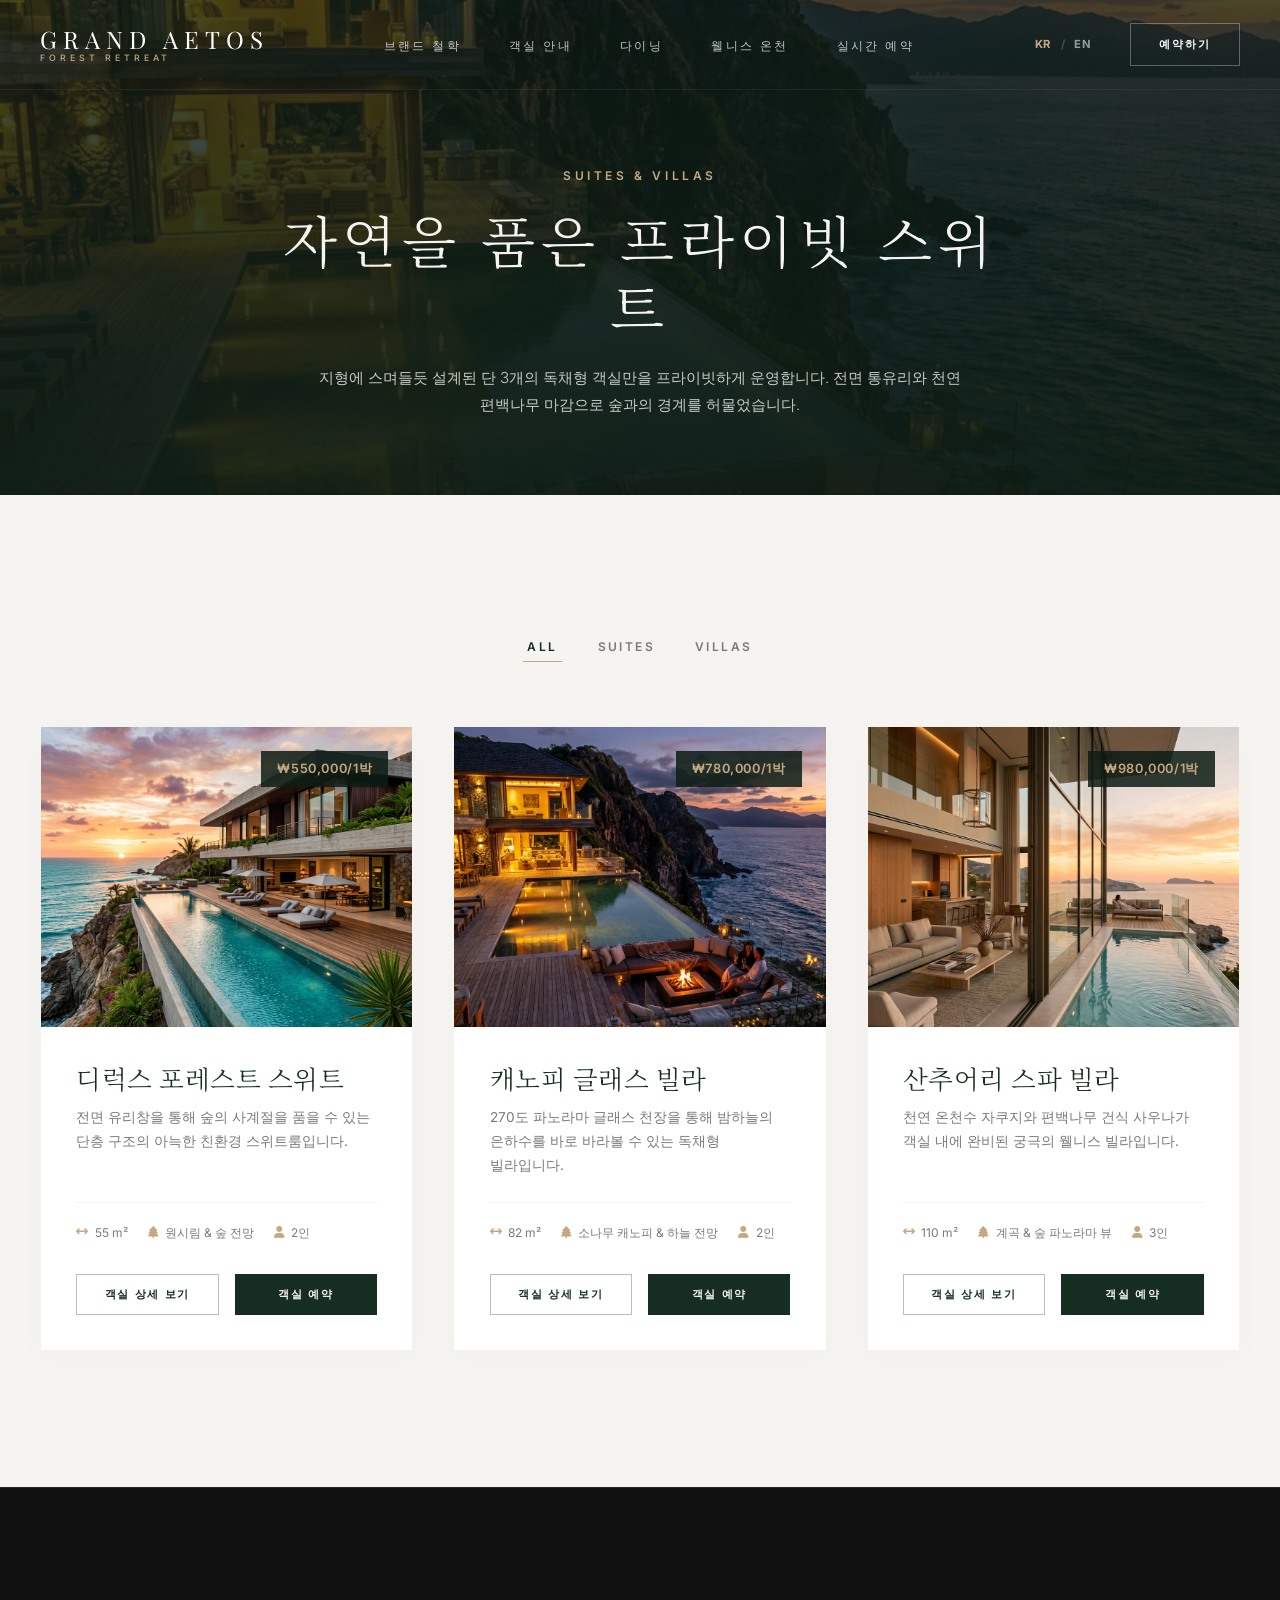
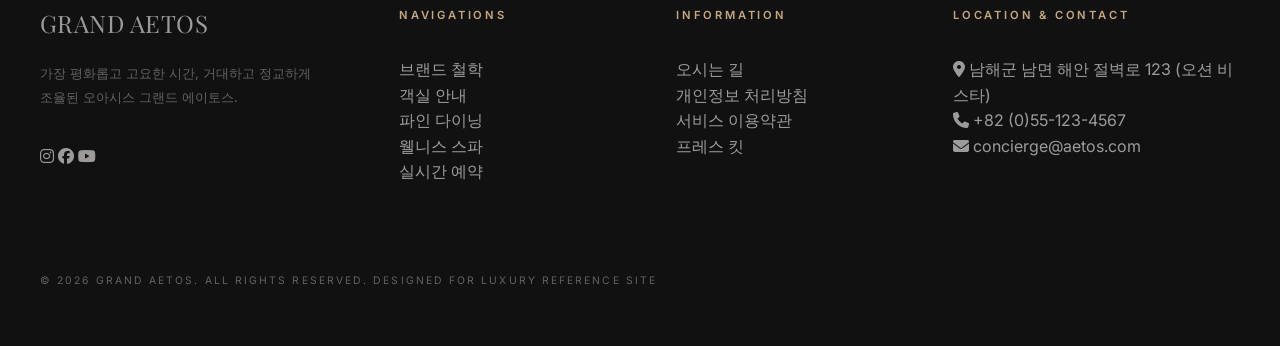
<file: forest-retreat/suites.html>
<!DOCTYPE html>
<html lang="ko">
<head>
    <meta charset="UTF-8">
    <meta name="viewport" content="width=device-width, initial-scale=1.0">
    <title>GRAND AETOS — Suites & Villas</title>
    
    <!-- SEO Meta Tags -->
    <meta id="seo-meta-desc" name="description" content="태고의 소나무 숲속에서 누리는 천연 온천 스파 리포트 그랜드 에이토스. 웰니스 요가, 지열 자쿠지가 완비된 독채 빌라 예약을 조율해 보세요.">
    
    <!-- Google Fonts -->
    <link rel="preconnect" href="https://fonts.googleapis.com">
    <link rel="preconnect" href="https://fonts.gstatic.com" crossorigin>
    <link href="https://fonts.googleapis.com/css2?family=Playfair+Display:ital,wght@0,400;0,500;0,600;1,400&family=Noto+Serif+KR:wght@200;300;400;500&family=Inter:wght@300;400;500;600&display=swap" rel="stylesheet">
    
    <!-- FontAwesome for Icons -->
    <link rel="stylesheet" href="https://cdnjs.cloudflare.com/ajax/libs/font-awesome/6.5.1/css/all.min.css">
    
    <!-- Stylesheets -->
    <link rel="stylesheet" href="styles.css">
</head>
<body>

    <!-- Common Header / GNB -->
    <header class="header" id="main-header">
        <div class="header-container">
            <a href="index.html" class="logo-link">
                <span class="logo-text-top">GRAND AETOS</span>
                <span class="logo-text-bottom">FOREST RETREAT</span>
            </a>
            
            <nav class="nav">
                <ul class="nav-list">
                    <li><a href="index.html" class="nav-link" data-i18n="nav-about">브랜드 철학</a></li>
                    <li><a href="suites.html" class="nav-link active" data-i18n="nav-rooms">객실 안내</a></li>
                    <li><a href="dining.html" class="nav-link" data-i18n="nav-dining">다이닝</a></li>
                    <li><a href="wellness.html" class="nav-link" data-i18n="nav-wellness">웰니스 온천</a></li>
                    <li><a href="reserve.html" class="nav-link" data-i18n="nav-reserve">실시간 예약</a></li>
                </ul>
            </nav>
            
            <div class="header-cta">
                <div class="lang-switcher">
                    <button class="lang-btn active" data-lang="ko">KR</button>
                    <span class="lang-divider">/</span>
                    <button class="lang-btn" data-lang="en">EN</button>
                </div>
                <a href="reserve.html" class="btn btn-outline btn-sm" data-i18n="btn-book">예약하기</a>
                <button class="mobile-toggle-btn" id="mobile-menu-toggle">
                    <span class="bar"></span>
                    <span class="bar"></span>
                    <span class="bar"></span>
                </button>
            </div>
        </div>
    </header>

    <!-- Mobile Drawer Overlay -->
    <div class="mobile-menu-overlay" id="mobile-menu-overlay">
        <button class="mobile-close-btn" id="mobile-menu-close">&times;</button>
        <ul class="mobile-nav-list">
            <li><a href="index.html" class="mobile-nav-link" data-i18n="nav-about">브랜드 철학</a></li>
            <li><a href="suites.html" class="mobile-nav-link" data-i18n="nav-rooms">객실 안내</a></li>
            <li><a href="dining.html" class="mobile-nav-link" data-i18n="nav-dining">다이닝</a></li>
            <li><a href="wellness.html" class="mobile-nav-link" data-i18n="nav-wellness">웰니스 온천</a></li>
            <li><a href="reserve.html" class="mobile-nav-link" data-i18n="nav-reserve">실시간 예약</a></li>
        </ul>
        <div class="mobile-menu-footer">
            <div class="lang-switcher">
                <button class="lang-btn active" data-lang="ko">KR</button>
                <span class="lang-divider">/</span>
                <button class="lang-btn" data-lang="en">EN</button>
            </div>
            <p class="mobile-contact-info" data-i18n="footer-addr-val">남해군 남면 해안 절벽로 123 (오션 비스타)</p>
        </div>
    </div>

    <!-- Banner Section -->
    <section class="banner-section" style="background-image: linear-gradient(rgba(14, 29, 21, 0.55), rgba(14, 29, 21, 0.75)), url('../assets/room2.png');">
        <div class="container text-center">
            <span class="banner-tag reveal" data-i18n="rooms-tag">Suites & Villas</span>
            <h1 class="banner-title reveal" data-i18n="rooms-title">자연을 품은 프라이빗 스위트</h1>
            <p class="banner-subtitle reveal" data-i18n="rooms-subtitle">지형에 스며들듯 설계된 단 3개의 독채형 객실만을 프라이빗하게 운영합니다. 전면 통유리와 천연 편백나무 마감으로 숲과의 경계를 허물었습니다.</p>
        </div>
    </section>

    <!-- Room Selection & Grid Section -->
    <section class="section">
        <div class="container">
            <!-- Filter Tabs -->
            <div class="filter-tabs-container reveal">
                <button class="filter-btn active" data-filter="all">All</button>
                <button class="filter-btn" data-filter="suite">Suites</button>
                <button class="filter-btn" data-filter="villa">Villas</button>
            </div>
            
            <!-- Room Cards Grid (Dynamic content populated by app.js) -->
            <div id="rooms-cards-grid" class="grid-3-col">
                <!-- JavaScript inserts room cards here -->
            </div>
        </div>
    </section>

    <!-- Room Details Modal Overlay -->
    <div class="modal-overlay" id="room-modal">
        <div class="modal-card">
            <button class="modal-close-btn" id="room-modal-close">&times;</button>
            <div class="modal-grid">
                <div class="modal-visual" id="modal-room-image"></div>
                <div class="modal-content">
                    <span class="modal-tag" data-i18n="modal-tag">객실 세부 정보</span>
                    <h2 class="modal-title" id="modal-room-name">객실 이름</h2>
                    <div class="modal-price" id="modal-room-price">₩0 / 1박</div>
                    <p class="modal-description" id="modal-room-desc">객실 설명</p>
                    
                    <h4 class="modal-subheading" data-i18n="modal-subhead-specs">객실 사양</h4>
                    <div class="modal-specs-grid">
                        <div class="spec-item"><span class="spec-label" data-i18n="spec-size">크기:</span><span id="modal-room-size">55 m²</span></div>
                        <div class="spec-item"><span class="spec-label" data-i18n="spec-view">전망:</span><span id="modal-room-view">원시림 & 숲 전망</span></div>
                        <div class="spec-item"><span class="spec-label" data-i18n="spec-occ">최대 인원:</span><span id="modal-room-occupancy">2인</span></div>
                        <div class="spec-item"><span class="spec-label" data-i18n="spec-beds">침대:</span><span id="modal-room-beds">킹베드 1개</span></div>
                    </div>
                    
                    <h4 class="modal-subheading" data-i18n="modal-subhead-amenities">기본 포함 어메니티</h4>
                    <ul class="modal-amenities-list" id="modal-room-amenities">
                        <!-- Dynamic list from JS -->
                    </ul>
                    
                    <div class="modal-footer">
                        <button class="btn btn-outline btn-full" id="modal-close-action" data-i18n="btn-back-list">목록으로</button>
                        <button class="btn btn-primary btn-full" id="modal-book-action" data-i18n="btn-select-book">선택 및 예약</button>
                    </div>
                </div>
            </div>
        </div>
    </div>

    <!-- Luxury Footer -->
    <footer class="footer">
        <div class="container">
            <div class="footer-grid">
                <div class="footer-brand">
                    <h2 class="footer-logo">GRAND AETOS</h2>
                    <p class="footer-tagline" data-i18n="footer-tagline">가장 평화롭고 고요한 시간, 거대하고 정교하게 조율된 오아시스 그랜드 에이토스.</p>
                    <div class="footer-socials">
                        <a href="#"><i class="fa-brands fa-instagram"></i></a>
                        <a href="#"><i class="fa-brands fa-facebook"></i></a>
                        <a href="#"><i class="fa-brands fa-youtube"></i></a>
                    </div>
                </div>
                
                <div class="footer-nav">
                    <h4 class="footer-title" data-i18n="footer-explore-title">NAVIGATIONS</h4>
                    <ul>
                        <li><a href="index.html" data-i18n="nav-about">브랜드 철학</a></li>
                        <li><a href="suites.html" data-i18n="nav-rooms">객실 안내</a></li>
                        <li><a href="dining.html" data-i18n="footer-nav-dining">파인 다이닝</a></li>
                        <li><a href="wellness.html" data-i18n="footer-nav-spa">웰니스 스파</a></li>
                        <li><a href="reserve.html" data-i18n="nav-reserve">실시간 예약</a></li>
                    </ul>
                </div>

                <div class="footer-info">
                    <h4 class="footer-title" data-i18n="footer-info-title">INFORMATION</h4>
                    <ul>
                        <li><a href="#" data-i18n="policy-directions">오시는 길</a></li>
                        <li><a href="#" data-i18n="policy-privacy">개인정보 처리방침</a></li>
                        <li><a href="#" data-i18n="policy-terms">서비스 이용약관</a></li>
                        <li><a href="#" data-i18n="policy-press">프레스 킷</a></li>
                    </ul>
                </div>

                <div class="footer-contact">
                    <h4 class="footer-title" data-i18n="footer-contact-title">LOCATION & CONTACT</h4>
                    <p class="contact-item"><i class="fa-solid fa-location-dot"></i> <span data-i18n="footer-addr-val">남해군 남면 해안 절벽로 123 (오션 비스타)</span></p>
                    <p class="contact-item"><i class="fa-solid fa-phone"></i> +82 (0)55-123-4567</p>
                    <p class="contact-item"><i class="fa-solid fa-envelope"></i> concierge@aetos.com</p>
                </div>
            </div>
            
            <div class="footer-bottom">
                <p>&copy; 2026 GRAND AETOS. All Rights Reserved. <span data-i18n="footer-designed">DESIGNED FOR LUXURY REFERENCE SITE</span></p>
            </div>
        </div>
    </footer>


    <!-- Scripts -->
    <script src="app.js"></script>
</body>
</html>
</file>
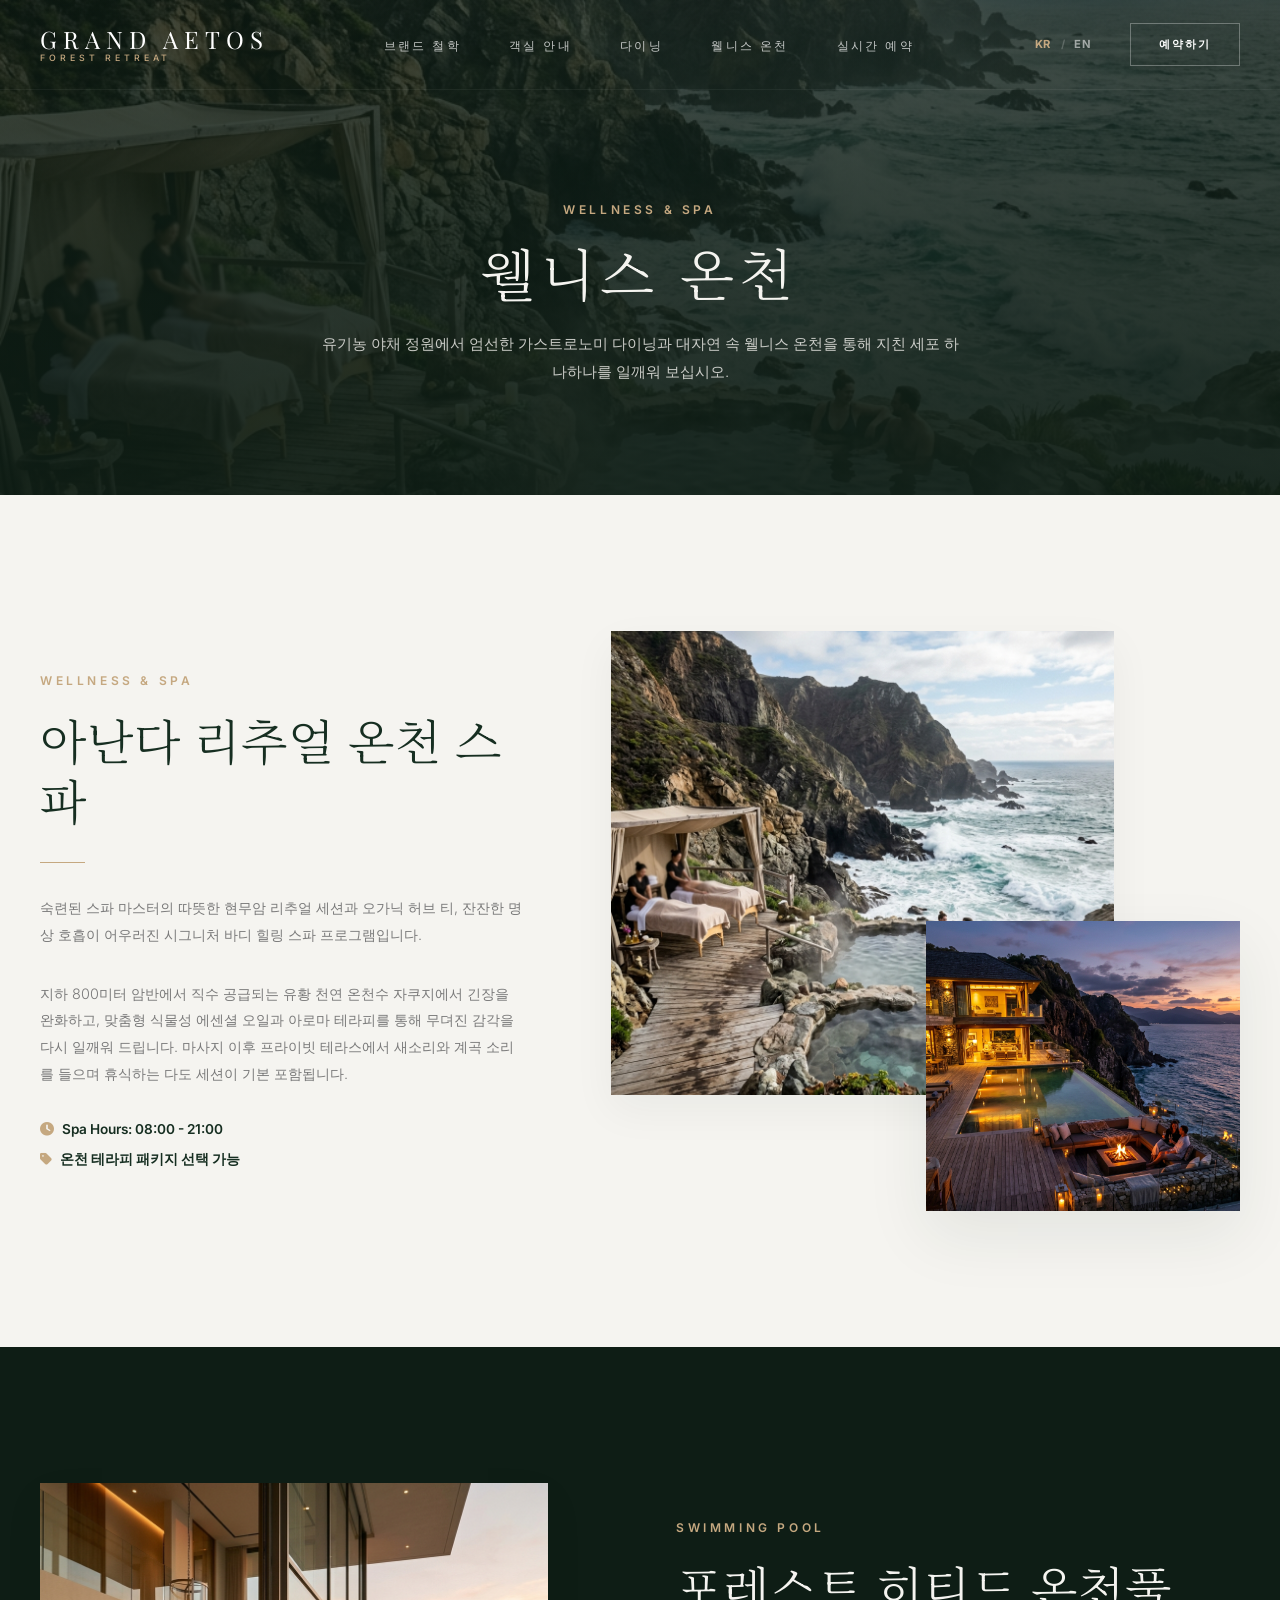
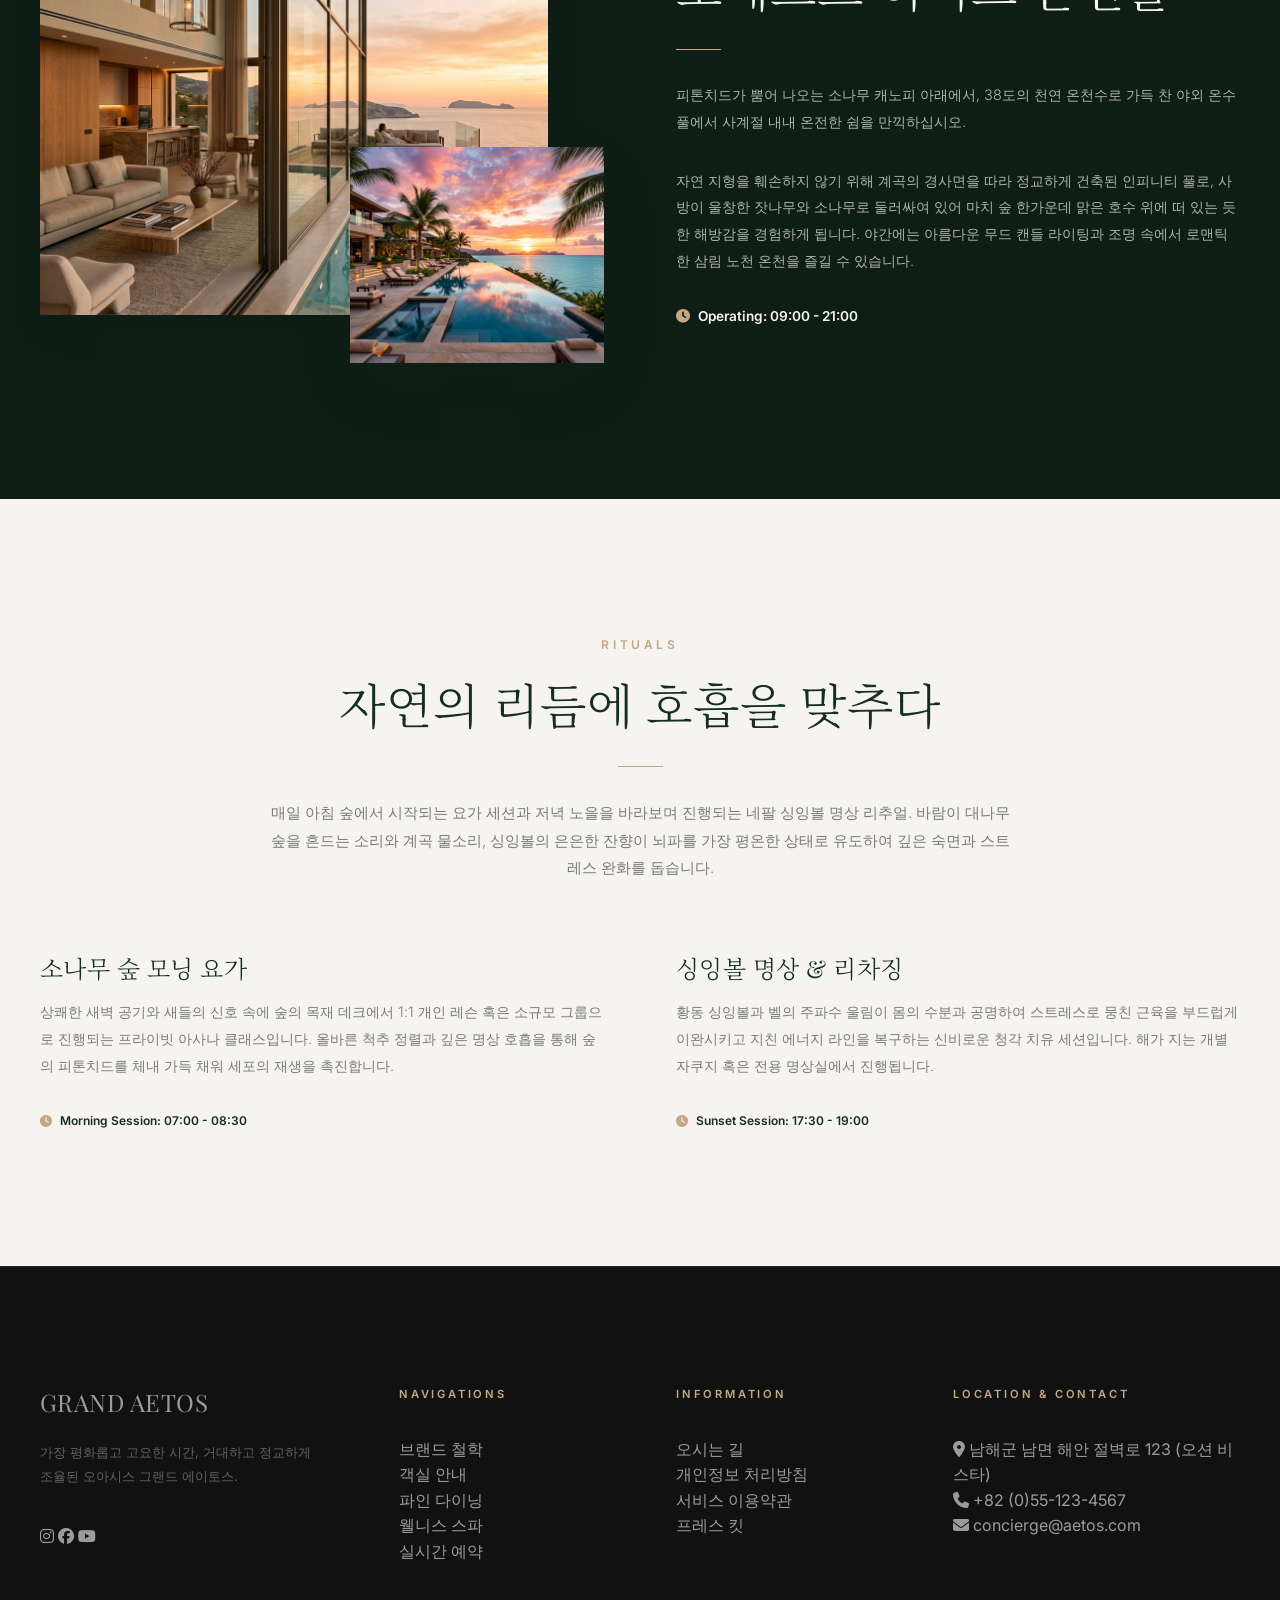
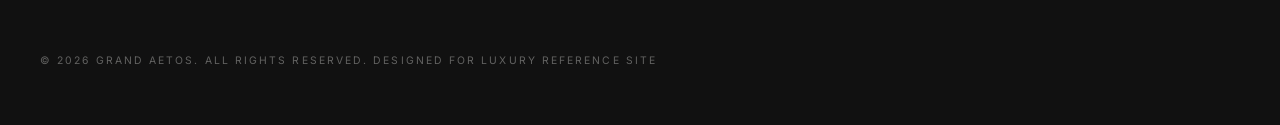
<file: forest-retreat/wellness.html>
<!DOCTYPE html>
<html lang="ko">
<head>
    <meta charset="UTF-8">
    <meta name="viewport" content="width=device-width, initial-scale=1.0">
    <title>GRAND AETOS — Wellness Spa</title>
    
    <!-- SEO Meta Tags -->
    <meta id="seo-meta-desc" name="description" content="태고의 소나무 숲속에서 누리는 천연 온천 스파 리포트 그랜드 에이토스. 웰니스 요가, 지열 자쿠지가 완비된 독채 빌라 예약을 조율해 보세요.">
    
    <!-- Google Fonts -->
    <link rel="preconnect" href="https://fonts.googleapis.com">
    <link rel="preconnect" href="https://fonts.gstatic.com" crossorigin>
    <link href="https://fonts.googleapis.com/css2?family=Playfair+Display:ital,wght@0,400;0,500;0,600;1,400&family=Noto+Serif+KR:wght@200;300;400;500&family=Inter:wght@300;400;500;600&display=swap" rel="stylesheet">
    
    <!-- FontAwesome for Icons -->
    <link rel="stylesheet" href="https://cdnjs.cloudflare.com/ajax/libs/font-awesome/6.5.1/css/all.min.css">
    
    <!-- Stylesheets -->
    <link rel="stylesheet" href="styles.css">
</head>
<body>

    <!-- Common Header / GNB -->
    <header class="header" id="main-header">
        <div class="header-container">
            <a href="index.html" class="logo-link">
                <span class="logo-text-top">GRAND AETOS</span>
                <span class="logo-text-bottom">FOREST RETREAT</span>
            </a>
            
            <nav class="nav">
                <ul class="nav-list">
                    <li><a href="index.html" class="nav-link" data-i18n="nav-about">브랜드 철학</a></li>
                    <li><a href="suites.html" class="nav-link" data-i18n="nav-rooms">객실 안내</a></li>
                    <li><a href="dining.html" class="nav-link" data-i18n="nav-dining">다이닝</a></li>
                    <li><a href="wellness.html" class="nav-link active" data-i18n="nav-wellness">웰니스 온천</a></li>
                    <li><a href="reserve.html" class="nav-link" data-i18n="nav-reserve">실시간 예약</a></li>
                </ul>
            </nav>
            
            <div class="header-cta">
                <div class="lang-switcher">
                    <button class="lang-btn active" data-lang="ko">KR</button>
                    <span class="lang-divider">/</span>
                    <button class="lang-btn" data-lang="en">EN</button>
                </div>
                <a href="reserve.html" class="btn btn-outline btn-sm" data-i18n="btn-book">예약하기</a>
                <button class="mobile-toggle-btn" id="mobile-menu-toggle">
                    <span class="bar"></span>
                    <span class="bar"></span>
                    <span class="bar"></span>
                </button>
            </div>
        </div>
    </header>

    <!-- Mobile Drawer Overlay -->
    <div class="mobile-menu-overlay" id="mobile-menu-overlay">
        <button class="mobile-close-btn" id="mobile-menu-close">&times;</button>
        <ul class="mobile-nav-list">
            <li><a href="index.html" class="mobile-nav-link" data-i18n="nav-about">브랜드 철학</a></li>
            <li><a href="suites.html" class="mobile-nav-link" data-i18n="nav-rooms">객실 안내</a></li>
            <li><a href="dining.html" class="mobile-nav-link" data-i18n="nav-dining">다이닝</a></li>
            <li><a href="wellness.html" class="mobile-nav-link" data-i18n="nav-wellness">웰니스 온천</a></li>
            <li><a href="reserve.html" class="mobile-nav-link" data-i18n="nav-reserve">실시간 예약</a></li>
        </ul>
        <div class="mobile-menu-footer">
            <div class="lang-switcher">
                <button class="lang-btn active" data-lang="ko">KR</button>
                <span class="lang-divider">/</span>
                <button class="lang-btn" data-lang="en">EN</button>
            </div>
            <p class="mobile-contact-info" data-i18n="footer-addr-val">남해군 남면 해안 절벽로 123 (오션 비스타)</p>
        </div>
    </div>

    <!-- Banner Section -->
    <section class="banner-section" style="background-image: linear-gradient(rgba(14, 29, 21, 0.55), rgba(14, 29, 21, 0.75)), url('../assets/spa.png');">
        <div class="container text-center">
            <span class="banner-tag reveal" data-i18n="exp3-tag">Wellness & Spa</span>
            <h1 class="banner-title reveal" data-i18n="nav-wellness">웰니스 온천</h1>
            <p class="banner-subtitle reveal" data-i18n="exp-subtitle">유기농 야채 정원에서 엄선한 가스트로노미 다이닝과 대자연 속 웰니스 온천을 통해 지친 세포 하나하나를 일깨워 보십시오.</p>
        </div>
    </section>

    <!-- Section 1: Ananda Spa -->
    <section class="section">
        <div class="container">
            <div class="grid-2-col-asymmetric">
                <div class="reveal">
                    <span class="section-tag" data-i18n="exp3-tag">Wellness & Spa</span>
                    <h2 class="section-title" data-i18n="exp3-title">아난다 리추얼 온천 스파</h2>
                    <div class="section-divider"></div>
                    <p class="about-desc" data-i18n="exp3-desc">숙련된 스파 마스터의 따뜻한 현무암 리추얼 세션과 오가닉 허브 티, 잔잔한 명상 호흡이 어우러진 시그니처 바디 힐링 스파 프로그램입니다.</p>
                    <p class="about-desc">지하 800미터 암반에서 직수 공급되는 유황 천연 온천수 자쿠지에서 긴장을 완화하고, 맞춤형 식물성 에센셜 오일과 아로마 테라피를 통해 무뎌진 감각을 다시 일깨워 드립니다. 마사지 이후 프라이빗 테라스에서 새소리와 계곡 소리를 들으며 휴식하는 다도 세션이 기본 포함됩니다.</p>
                    
                    <div style="margin-top: 2rem;">
                        <span class="exp-detail" style="font-size: 0.85rem;"><i class="fa-solid fa-clock"></i> <span data-i18n="exp3-hours">Spa Hours: 08:00 - 21:00</span></span>
                        <span class="exp-detail" style="font-size: 0.85rem; margin-top: 0.5rem;"><i class="fa-solid fa-tag"></i> <span>온천 테라피 패키지 선택 가능</span></span>
                    </div>
                </div>
                
                <div class="asymmetric-image-grid reveal">
                    <div class="asymmetric-img-main" style="background-image: url('../assets/spa.png');"></div>
                    <div class="asymmetric-img-sub" style="background-image: url('../assets/room2.png');"></div>
                </div>
            </div>
        </div>
    </section>

    <!-- Section 2: Heated Pool -->
    <section class="section bg-dark">
        <div class="container">
            <div class="grid-2-col">
                <div class="asymmetric-image-grid reveal" style="height: 480px;">
                    <div class="asymmetric-img-main" style="width: 90%; height: 90%; background-image: url('../assets/room3.png');"></div>
                    <div class="asymmetric-img-sub" style="width: 45%; height: 45%; background-image: url('../assets/hero.png');"></div>
                </div>
                
                <div class="reveal">
                    <span class="section-tag" data-i18n="exp2-tag">SWIMMING POOL</span>
                    <h2 class="section-title" style="color: var(--color-linen);" data-i18n="exp2-title">포레스트 히티드 온천풀</h2>
                    <div class="section-divider"></div>
                    <p class="about-desc" style="color: rgba(245, 244, 240, 0.7);" data-i18n="exp2-desc">피톤치드가 뿜어 나오는 소나무 캐노피 아래에서, 38도의 천연 온천수로 가득 찬 야외 온수풀에서 사계절 내내 온전한 쉼을 만끽하십시오.</p>
                    <p class="about-desc" style="color: rgba(245, 244, 240, 0.7);">자연 지형을 훼손하지 않기 위해 계곡의 경사면을 따라 정교하게 건축된 인피니티 풀로, 사방이 울창한 잣나무와 소나무로 둘러싸여 있어 마치 숲 한가운데 맑은 호수 위에 떠 있는 듯한 해방감을 경험하게 됩니다. 야간에는 아름다운 무드 캔들 라이팅과 조명 속에서 로맨틱한 삼림 노천 온천을 즐길 수 있습니다.</p>
                    
                    <div style="margin-top: 2rem;">
                        <span class="exp-detail" style="color: var(--color-linen); font-size: 0.85rem;"><i class="fa-solid fa-clock"></i> <span data-i18n="exp2-hours">Operating: 09:00 - 21:00</span></span>
                    </div>
                </div>
            </div>
        </div>
    </section>

    <!-- Section 3: Sound Meditation & Yoga -->
    <section class="section">
        <div class="container text-center">
            <span class="section-tag">Rituals</span>
            <h2 class="section-title">자연의 리듬에 호흡을 맞추다</h2>
            <div class="section-divider" style="margin: 0 auto 2rem auto;"></div>
            <p class="section-subtitle" style="max-width: 750px;">
                매일 아침 숲에서 시작되는 요가 세션과 저녁 노을을 바라보며 진행되는 네팔 싱잉볼 명상 리추얼. 바람이 대나무 숲을 흔드는 소리와 계곡 물소리, 싱잉볼의 은은한 잔향이 뇌파를 가장 평온한 상태로 유도하여 깊은 숙면과 스트레스 완화를 돕습니다.
            </p>
            
            <div class="grid-2-col" style="margin-top: 4.5rem; text-align: left;">
                <div class="reveal">
                    <h3 style="font-size: 1.5rem; color: var(--color-primary-green); margin-bottom: 1rem;">소나무 숲 모닝 요가</h3>
                    <p class="about-desc">상쾌한 새벽 공기와 새들의 신호 속에 숲의 목재 데크에서 1:1 개인 레슨 혹은 소규모 그룹으로 진행되는 프라이빗 아사나 클래스입니다. 올바른 척추 정렬과 깊은 명상 호흡을 통해 숲의 피톤치드를 체내 가득 채워 세포의 재생을 촉진합니다.</p>
                    <span class="exp-detail"><i class="fa-solid fa-clock"></i> <span>Morning Session: 07:00 - 08:30</span></span>
                </div>
                
                <div class="reveal">
                    <h3 style="font-size: 1.5rem; color: var(--color-primary-green); margin-bottom: 1rem;">싱잉볼 명상 & 리차징</h3>
                    <p class="about-desc">황동 싱잉볼과 벨의 주파수 울림이 몸의 수분과 공명하여 스트레스로 뭉친 근육을 부드럽게 이완시키고 지친 에너지 라인을 복구하는 신비로운 청각 치유 세션입니다. 해가 지는 개별 자쿠지 혹은 전용 명상실에서 진행됩니다.</p>
                    <span class="exp-detail"><i class="fa-solid fa-clock"></i> <span>Sunset Session: 17:30 - 19:00</span></span>
                </div>
            </div>
        </div>
    </section>

    <!-- Luxury Footer -->
    <footer class="footer">
        <div class="container">
            <div class="footer-grid">
                <div class="footer-brand">
                    <h2 class="footer-logo">GRAND AETOS</h2>
                    <p class="footer-tagline" data-i18n="footer-tagline">가장 평화롭고 고요한 시간, 거대하고 정교하게 조율된 오아시스 그랜드 에이토스.</p>
                    <div class="footer-socials">
                        <a href="#"><i class="fa-brands fa-instagram"></i></a>
                        <a href="#"><i class="fa-brands fa-facebook"></i></a>
                        <a href="#"><i class="fa-brands fa-youtube"></i></a>
                    </div>
                </div>
                
                <div class="footer-nav">
                    <h4 class="footer-title" data-i18n="footer-explore-title">NAVIGATIONS</h4>
                    <ul>
                        <li><a href="index.html" data-i18n="nav-about">브랜드 철학</a></li>
                        <li><a href="suites.html" data-i18n="nav-rooms">객실 안내</a></li>
                        <li><a href="dining.html" data-i18n="footer-nav-dining">파인 다이닝</a></li>
                        <li><a href="wellness.html" data-i18n="footer-nav-spa">웰니스 스파</a></li>
                        <li><a href="reserve.html" data-i18n="nav-reserve">실시간 예약</a></li>
                    </ul>
                </div>

                <div class="footer-info">
                    <h4 class="footer-title" data-i18n="footer-info-title">INFORMATION</h4>
                    <ul>
                        <li><a href="#" data-i18n="policy-directions">오시는 길</a></li>
                        <li><a href="#" data-i18n="policy-privacy">개인정보 처리방침</a></li>
                        <li><a href="#" data-i18n="policy-terms">서비스 이용약관</a></li>
                        <li><a href="#" data-i18n="policy-press">프레스 킷</a></li>
                    </ul>
                </div>

                <div class="footer-contact">
                    <h4 class="footer-title" data-i18n="footer-contact-title">LOCATION & CONTACT</h4>
                    <p class="contact-item"><i class="fa-solid fa-location-dot"></i> <span data-i18n="footer-addr-val">남해군 남면 해안 절벽로 123 (오션 비스타)</span></p>
                    <p class="contact-item"><i class="fa-solid fa-phone"></i> +82 (0)55-123-4567</p>
                    <p class="contact-item"><i class="fa-solid fa-envelope"></i> concierge@aetos.com</p>
                </div>
            </div>
            
            <div class="footer-bottom">
                <p>&copy; 2026 GRAND AETOS. All Rights Reserved. <span data-i18n="footer-designed">DESIGNED FOR LUXURY REFERENCE SITE</span></p>
            </div>
        </div>
    </footer>


    <!-- Scripts -->
    <script src="app.js"></script>
</body>
</html>
</file>
<file: forest-retreat/styles.css>
/* ==========================================================================
   Design Tokens & CSS Variables (Grand Aetos Forest Theme)
   ========================================================================== */
:root {
    /* Color Palette */
    --color-primary-green: #162e21;    /* Deep Forest Green */
    --color-green-dark: #0e1d15;       /* Dark Obsidian Green */
    --color-gold: #c5a880;             /* Muted Champagne Gold */
    --color-gold-hover: #b0936c;       /* Muted Gold Hover */
    --color-obsidian: #111111;         /* Midnight Black */
    --color-charcoal: #1a1a1a;         /* Muted Off-Black */
    --color-linen: #f5f4f0;            /* Warm Pearl/Linen Off-White */
    --color-white: #ffffff;
    --color-grey-light: #e6e3dd;
    --color-grey-medium: #7a7a7a;
    --color-red: #a94442;

    /* Typography */
    --font-serif: 'Playfair Display', 'Noto Serif KR', Georgia, serif;
    --font-sans: 'Inter', system-ui, -apple-system, sans-serif;

    /* Transitions & Shadows */
    --transition-smooth: all 0.5s cubic-bezier(0.215, 0.610, 0.355, 1);
    --transition-quick: all 0.25s ease-out;
    --shadow-soft: 0 10px 30px rgba(22, 46, 33, 0.02);
    --shadow-medium: 0 15px 40px rgba(22, 46, 33, 0.05);
    --shadow-deep: 0 25px 60px rgba(22, 46, 33, 0.08);
    
    /* Layout */
    --max-width: 1280px;
    --header-height: 90px;
}

/* ==========================================================================
   Base & Reset Styles
   ========================================================================== */
*, *::before, *::after {
    box-sizing: border-box;
    margin: 0;
    padding: 0;
}

html {
    scroll-behavior: smooth;
    font-size: 16px;
    -webkit-font-smoothing: antialiased;
}

body {
    font-family: var(--font-sans);
    background-color: var(--color-linen);
    color: var(--color-charcoal);
    line-height: 1.6;
    overflow-x: hidden;
}

h1, h2, h3, h4, h5, h6 {
    font-family: var(--font-serif);
    font-weight: 300;
    line-height: 1.25;
    letter-spacing: 0.02em;
}

a {
    color: inherit;
    text-decoration: none;
    transition: var(--transition-quick);
}

img {
    max-width: 100%;
    height: auto;
    display: block;
}

ul {
    list-style: none;
}

/* Custom Sleek Scrollbar */
::-webkit-scrollbar {
    width: 6px;
}
::-webkit-scrollbar-track {
    background: var(--color-linen);
}
::-webkit-scrollbar-thumb {
    background: var(--color-gold);
    border-radius: 3px;
}

.sr-only {
    position: absolute;
    width: 1px;
    height: 1px;
    padding: 0;
    margin: -1px;
    overflow: hidden;
    clip: rect(0, 0, 0, 0);
    border: 0;
}

/* Utilities */
.margin-top-md { margin-top: 1.5rem; }
.margin-bottom-md { margin-bottom: 1.5rem; }
.text-center { text-align: center; }
.text-right { text-align: right; }
.pt-4 { padding-top: 1rem; }

/* ==========================================================================
   Layout Containers & Grid Layouts
   ========================================================================== */
.container {
    max-width: var(--max-width);
    margin: 0 auto;
    padding: 0 2.5rem;
}

.section {
    padding: 8.5rem 0;
}

.section.bg-dark {
    background-color: var(--color-green-dark);
    color: var(--color-linen);
}

.grid-2-col {
    display: grid;
    grid-template-columns: repeat(2, 1fr);
    gap: 4.5rem;
    align-items: center;
}

.grid-2-col-asymmetric {
    display: grid;
    grid-template-columns: 1fr 1.3fr;
    gap: 5.5rem;
    align-items: center;
}

.grid-3-col {
    display: grid;
    grid-template-columns: repeat(3, 1fr);
    gap: 2.5rem;
}

/* ==========================================================================
   Buttons (Slide-fill animation)
   ========================================================================== */
.btn {
    display: inline-flex;
    align-items: center;
    justify-content: center;
    padding: 1rem 2.4rem;
    font-family: var(--font-sans);
    font-size: 0.75rem;
    font-weight: 600;
    text-transform: uppercase;
    letter-spacing: 0.2em;
    border-radius: 0;
    border: 1px solid transparent;
    cursor: pointer;
    position: relative;
    z-index: 1;
    overflow: hidden;
    background-color: transparent;
    transition: color 0.4s ease, border-color 0.4s ease;
}

.btn::before {
    content: '';
    position: absolute;
    top: 0;
    left: -100%;
    width: 100%;
    height: 100%;
    z-index: -1;
    transition: transform 0.4s cubic-bezier(0.215, 0.610, 0.355, 1);
}

.btn:hover::before {
    transform: translateX(100%);
}

.btn-primary {
    border-color: var(--color-primary-green);
    color: var(--color-linen);
    background-color: var(--color-primary-green);
}

.btn-primary::before {
    background-color: var(--color-gold);
}

.btn-primary:hover {
    color: var(--color-green-dark);
    border-color: var(--color-gold);
}

.btn-outline {
    border-color: rgba(22, 46, 33, 0.3);
    color: var(--color-primary-green);
    background-color: transparent;
}

.btn-outline::before {
    background-color: var(--color-primary-green);
}

.btn-outline:hover {
    color: var(--color-linen);
    border-color: var(--color-primary-green);
}

.btn-gold {
    background-color: var(--color-gold);
    color: var(--color-green-dark);
    border-color: var(--color-gold);
}

.btn-gold::before {
    background-color: var(--color-gold-hover);
}

.btn-gold:hover {
    color: var(--color-white);
    border-color: var(--color-gold-hover);
}

.btn-sm {
    padding: 0.75rem 1.6rem;
    font-size: 0.7rem;
    letter-spacing: 0.15em;
}

.btn-full {
    width: 100%;
}

/* Section Header Styles */
.section-tag {
    display: block;
    font-size: 0.75rem;
    font-weight: 600;
    color: var(--color-gold);
    text-transform: uppercase;
    letter-spacing: 0.3em;
    margin-bottom: 1.25rem;
}

.section-title {
    font-size: 3rem;
    color: var(--color-primary-green);
    margin-bottom: 2rem;
    font-weight: 300;
    font-family: var(--font-serif);
}

.section.bg-dark .section-title {
    color: var(--color-linen);
}

.section-subtitle {
    font-size: 0.95rem;
    line-height: 1.8;
    color: var(--color-grey-medium);
    max-width: 650px;
    margin: 0 auto 4.5rem auto;
    font-weight: 300;
}

.section-divider {
    width: 45px;
    height: 1px;
    background-color: var(--color-gold);
    margin-bottom: 2rem;
}

/* ==========================================================================
   Header & Navigation
   ========================================================================== */
.header {
    position: fixed;
    top: 0;
    left: 0;
    width: 100%;
    height: var(--header-height);
    background-color: transparent;
    border-bottom: 1px solid rgba(255, 255, 255, 0.05);
    z-index: 100;
    transition: transform 0.5s cubic-bezier(0.215, 0.610, 0.355, 1), background-color 0.4s ease, height 0.4s ease, box-shadow 0.4s ease;
}

.header.scrolled {
    background-color: rgba(245, 244, 240, 0.96); /* linen base with alpha */
    height: 75px;
    box-shadow: 0 4px 30px rgba(22, 46, 33, 0.03);
    border-bottom: 1px solid rgba(197, 168, 128, 0.2);
}

.header-container {
    max-width: var(--max-width);
    height: 100%;
    margin: 0 auto;
    padding: 0 2.5rem;
    display: flex;
    align-items: center;
    justify-content: space-between;
}

.logo-link {
    display: flex;
    flex-direction: column;
    align-items: flex-start;
    color: var(--color-white);
    line-height: 1;
    transition: var(--transition-smooth);
}

.logo-text-top {
    font-family: var(--font-serif);
    font-size: 1.5rem;
    letter-spacing: 0.25em;
    font-weight: 300;
}

.logo-text-bottom {
    font-family: var(--font-sans);
    font-size: 0.55rem;
    letter-spacing: 0.45em;
    font-weight: 500;
    color: var(--color-gold);
    margin-top: 3px;
}

.header.scrolled .logo-link {
    color: var(--color-primary-green);
}

.nav-list {
    display: flex;
    gap: 3rem;
}

.nav-link {
    color: rgba(255, 255, 255, 0.75);
    font-size: 0.75rem;
    font-weight: 500;
    letter-spacing: 0.2em;
    text-transform: uppercase;
    padding: 0.5rem 0;
    position: relative;
    transition: var(--transition-smooth);
}

.nav-link::after {
    content: '';
    position: absolute;
    bottom: 0;
    left: 0;
    width: 0;
    height: 1px;
    background-color: var(--color-gold);
    transition: var(--transition-quick);
}

.nav-link:hover {
    color: var(--color-white);
}

.header.scrolled .nav-link {
    color: rgba(22, 46, 33, 0.7);
}

.header.scrolled .nav-link:hover {
    color: var(--color-primary-green);
}

.nav-link:hover::after {
    width: 100%;
}

.header-cta {
    display: flex;
    align-items: center;
    gap: 2rem;
}

/* Language Switcher */
.lang-switcher {
    display: inline-flex;
    align-items: center;
    gap: 0.2rem;
    font-size: 0.75rem;
    font-weight: 700;
    color: rgba(255, 255, 255, 0.55);
    transition: var(--transition-smooth);
}

.header.scrolled .lang-switcher {
    color: rgba(22, 46, 33, 0.45);
}

.lang-btn {
    background: transparent;
    border: none;
    color: inherit;
    cursor: pointer;
    font-family: var(--font-sans);
    padding: 0.25rem 0.4rem;
    font-size: 0.7rem;
    letter-spacing: 0.05em;
    font-weight: 700;
    transition: var(--transition-quick);
}

.lang-btn:hover {
    color: var(--color-white);
}

.header.scrolled .lang-btn:hover {
    color: var(--color-primary-green);
}

.lang-btn.active {
    color: var(--color-gold) !important;
}

.lang-divider {
    color: rgba(255, 255, 255, 0.2);
    font-size: 0.7rem;
    user-select: none;
}

.header.scrolled .lang-divider {
    color: rgba(22, 46, 33, 0.15);
}

.header-cta .btn {
    padding: 0.75rem 1.8rem;
    font-size: 0.7rem;
    border-color: rgba(255, 255, 255, 0.3);
    color: var(--color-white);
}

.header-cta .btn::before {
    background-color: var(--color-gold);
}

.header-cta .btn:hover {
    color: var(--color-green-dark);
    border-color: var(--color-gold);
}

.header.scrolled .header-cta .btn {
    border-color: rgba(22, 46, 33, 0.2);
    color: var(--color-primary-green);
}

.header.scrolled .header-cta .btn::before {
    background-color: var(--color-primary-green);
}

.header.scrolled .header-cta .btn:hover {
    color: var(--color-linen);
    border-color: var(--color-primary-green);
}

/* Mobile Toggle Hamburger */
.mobile-toggle-btn {
    display: none;
    flex-direction: column;
    justify-content: space-between;
    width: 22px;
    height: 15px;
    background: transparent;
    border: none;
    cursor: pointer;
    z-index: 150;
}

.mobile-toggle-btn .bar {
    width: 100%;
    height: 1.5px;
    background-color: var(--color-white);
    transition: var(--transition-quick);
}

.header.scrolled .mobile-toggle-btn .bar {
    background-color: var(--color-primary-green);
}

/* Mobile Navigation Overlay Menu */
.mobile-menu-overlay {
    position: fixed;
    top: 0;
    left: 0;
    width: 100%;
    height: 100%;
    background-color: var(--color-green-dark);
    z-index: 200;
    display: flex;
    flex-direction: column;
    justify-content: center;
    align-items: center;
    opacity: 0;
    visibility: hidden;
    transition: var(--transition-smooth);
}

.mobile-menu-overlay.open {
    opacity: 1;
    visibility: visible;
}

.mobile-close-btn {
    position: absolute;
    top: 2rem;
    right: 2rem;
    background: transparent;
    border: none;
    color: var(--color-linen);
    font-size: 2.5rem;
    cursor: pointer;
    line-height: 1;
}

.mobile-nav-list {
    display: flex;
    flex-direction: column;
    align-items: center;
    gap: 2.5rem;
    margin-bottom: 4rem;
}

.mobile-nav-link {
    color: var(--color-white);
    font-family: var(--font-serif);
    font-size: 2.25rem;
    letter-spacing: 0.05em;
    font-weight: 300;
}

.mobile-nav-link:hover {
    color: var(--color-gold);
}

.mobile-menu-footer {
    display: flex;
    flex-direction: column;
    align-items: center;
    gap: 2rem;
    text-align: center;
}

.mobile-contact-info {
    color: var(--color-grey-medium);
    font-size: 0.8rem;
    letter-spacing: 0.15em;
}

/* ==========================================================================
   Hero Section (Slideshow)
   ========================================================================== */
.hero-section {
    position: relative;
    height: 100vh;
    min-height: 700px;
    display: flex;
    flex-direction: column;
    justify-content: center;
    align-items: center;
    padding-top: var(--header-height);
}

.hero-slider {
    position: absolute;
    top: 0;
    left: 0;
    width: 100%;
    height: 100%;
    z-index: -1;
}

.slide {
    position: absolute;
    top: 0;
    left: 0;
    width: 100%;
    height: 100%;
    opacity: 0;
    transition: opacity 1.5s ease-in-out;
    background-size: cover;
    background-position: center;
}

.slide.active {
    opacity: 1;
}

.slide::after {
    content: '';
    position: absolute;
    top: 0;
    left: 0;
    width: 100%;
    height: 100%;
    background: linear-gradient(rgba(14, 29, 21, 0.45), rgba(14, 29, 21, 0.8));
}

.hero-content {
    max-width: 850px;
    color: var(--color-linen);
    padding: 0 2rem;
    margin-bottom: 2rem;
}

.hero-tagline {
    font-size: 0.75rem;
    font-weight: 600;
    letter-spacing: 0.4em;
    color: var(--color-gold);
    display: block;
    margin-bottom: 1.5rem;
    text-transform: uppercase;
}

.hero-title {
    font-size: 4.5rem;
    font-weight: 300;
    line-height: 1.15;
    margin-bottom: 2rem;
    letter-spacing: 0.15em;
    font-family: var(--font-serif);
}

.hero-subtitle {
    font-size: 1.05rem;
    font-weight: 300;
    line-height: 1.8;
    color: rgba(245, 244, 240, 0.85);
    margin-bottom: 3.5rem;
    max-width: 700px;
    margin-left: auto;
    margin-right: auto;
}

.hero-actions {
    display: flex;
    gap: 1.5rem;
    justify-content: center;
}

.hero-actions .btn-outline {
    border-color: rgba(245, 244, 240, 0.4);
    color: var(--color-linen);
}

.hero-actions .btn-outline:hover {
    background-color: var(--color-linen);
    color: var(--color-green-dark);
    border-color: var(--color-linen);
}

/* Scroll down indicator */
.hero-scroll-indicator {
    position: absolute;
    bottom: 2.5rem;
    left: 50%;
    transform: translateX(-50%);
    display: flex;
    flex-direction: column;
    align-items: center;
    color: rgba(245, 244, 240, 0.5);
    font-size: 0.6rem;
    letter-spacing: 0.3em;
    text-transform: uppercase;
}

.hero-scroll-indicator span {
    margin-bottom: 0.5rem;
}

.scroll-line {
    width: 1px;
    height: 48px;
    background-color: rgba(245, 244, 240, 0.2);
    position: relative;
    overflow: hidden;
}

.scroll-bounce {
    position: absolute;
    top: 0;
    left: 0;
    width: 100%;
    height: 50%;
    background-color: var(--color-gold);
    animation: bounce 2s infinite ease-in-out;
}

@keyframes bounce {
    0%, 100% { transform: translateY(-100%); }
    50% { transform: translateY(100%); }
}

/* ==========================================================================
   Editorial Philosophy Section
   ========================================================================== */
.philosophy-section {
    background-color: var(--color-linen);
}

.about-desc {
    color: var(--color-grey-medium);
    font-size: 0.9rem;
    line-height: 1.85;
    margin-bottom: 2rem;
    font-weight: 300;
}

.philosophical-quote {
    font-family: var(--font-serif);
    font-style: italic;
    font-size: 1.25rem;
    color: var(--color-gold);
    display: block;
    margin-top: 1.5rem;
}

/* Asymmetric Image stack */
.asymmetric-image-grid {
    position: relative;
    height: 580px;
    width: 100%;
}

.asymmetric-img-main {
    position: absolute;
    top: 0;
    left: 0;
    width: 80%;
    height: 80%;
    background-size: cover;
    background-position: center;
    box-shadow: var(--shadow-medium);
}

.asymmetric-img-sub {
    position: absolute;
    bottom: 0;
    right: 0;
    width: 50%;
    height: 50%;
    background-size: cover;
    background-position: center;
    box-shadow: var(--shadow-deep);
}

/* ==========================================================================
   Room Showcase / Filter Grid
   ========================================================================== */
.filter-tabs-container {
    display: flex;
    justify-content: center;
    gap: 2rem;
    margin-bottom: 4rem;
}

.filter-btn {
    background: transparent;
    border: none;
    font-family: var(--font-sans);
    font-size: 0.75rem;
    font-weight: 600;
    text-transform: uppercase;
    letter-spacing: 0.2em;
    color: var(--color-grey-medium);
    cursor: pointer;
    padding: 0.5rem 0.25rem;
    position: relative;
    transition: var(--transition-quick);
}

.filter-btn::after {
    content: '';
    position: absolute;
    bottom: 0;
    left: 0;
    width: 0;
    height: 1px;
    background-color: var(--color-gold);
    transition: var(--transition-quick);
}

.filter-btn:hover {
    color: var(--color-primary-green);
}

.filter-btn.active {
    color: var(--color-primary-green);
}

.filter-btn.active::after {
    width: 100%;
}

.room-card {
    background-color: var(--color-white);
    box-shadow: var(--shadow-soft);
    border: 1px solid rgba(197, 168, 128, 0.15);
    display: flex;
    flex-direction: column;
    overflow: hidden;
    position: relative;
    transition: var(--transition-smooth);
}

.room-card:hover {
    transform: translateY(-8px);
    box-shadow: var(--shadow-deep);
    border-color: rgba(197, 168, 128, 0.4);
}

.room-img-container {
    position: relative;
    height: 300px;
    overflow: hidden;
}

.room-img {
    width: 100%;
    height: 100%;
    background-size: cover;
    background-position: center;
    transition: transform 1.5s cubic-bezier(0.215, 0.610, 0.355, 1);
}

.room-card:hover .room-img {
    transform: scale(1.06);
}

.room-price-tag {
    position: absolute;
    top: 1.5rem;
    right: 1.5rem;
    background-color: rgba(14, 29, 21, 0.85);
    color: var(--color-gold);
    padding: 0.5rem 1rem;
    font-family: var(--font-sans);
    font-size: 0.8rem;
    font-weight: 600;
    letter-spacing: 0.05em;
    z-index: 2;
}

.room-card-content {
    padding: 2.2rem;
    display: flex;
    flex-direction: column;
    flex-grow: 1;
}

.room-name {
    font-size: 1.6rem;
    color: var(--color-primary-green);
    margin-bottom: 0.75rem;
}

.room-summary {
    font-size: 0.85rem;
    color: var(--color-grey-medium);
    margin-bottom: 1.5rem;
    line-height: 1.75;
    flex-grow: 1;
    word-break: keep-all;
}

.room-quick-amenities {
    display: flex;
    gap: 1.25rem;
    font-size: 0.75rem;
    color: var(--color-grey-medium);
    margin-bottom: 2rem;
    border-top: 1px solid rgba(197, 168, 128, 0.15);
    padding-top: 1.25rem;
}

.room-quick-amenities li {
    display: flex;
    align-items: center;
    gap: 0.4rem;
}

.room-quick-amenities li i {
    color: var(--color-gold);
}

.room-actions-row {
    display: grid;
    grid-template-columns: 1fr 1fr;
    gap: 1rem;
}

/* ==========================================================================
   Interactive Modals
   ========================================================================== */
.modal-overlay {
    position: fixed;
    top: 0;
    left: 0;
    width: 100%;
    height: 100%;
    background-color: rgba(14, 29, 21, 0.85);
    backdrop-filter: blur(12px);
    -webkit-backdrop-filter: blur(12px);
    z-index: 300;
    display: flex;
    justify-content: center;
    align-items: center;
    padding: 2rem;
    opacity: 0;
    visibility: hidden;
    transition: var(--transition-smooth);
}

.modal-overlay.open {
    opacity: 1;
    visibility: visible;
}

.modal-card {
    background-color: var(--color-linen);
    width: 100%;
    max-width: 1050px;
    max-height: 90vh;
    overflow-y: auto;
    position: relative;
    box-shadow: var(--shadow-deep);
    border: 1px solid var(--color-gold);
}

.modal-close-btn {
    position: absolute;
    top: 1.5rem;
    right: 1.8rem;
    font-size: 2.2rem;
    color: var(--color-white);
    background: transparent;
    border: none;
    cursor: pointer;
    line-height: 1;
    z-index: 10;
    text-shadow: 0 2px 10px rgba(0, 0, 0, 0.3);
    transition: var(--transition-quick);
}

.modal-close-btn:hover {
    color: var(--color-gold);
}

.modal-grid {
    display: grid;
    grid-template-columns: 1.15fr 1fr;
}

.modal-visual {
    background-size: cover;
    background-position: center;
    min-height: 450px;
}

.modal-content {
    padding: 3.5rem;
}

.modal-tag {
    font-size: 0.7rem;
    font-weight: 700;
    color: var(--color-gold);
    text-transform: uppercase;
    letter-spacing: 0.25em;
    display: block;
    margin-bottom: 0.75rem;
}

.modal-title {
    font-size: 2.2rem;
    color: var(--color-primary-green);
    margin-bottom: 1rem;
}

.modal-price {
    font-family: var(--font-sans);
    font-size: 1rem;
    font-weight: 600;
    color: var(--color-gold);
    margin-bottom: 2rem;
}

.modal-description {
    font-size: 0.85rem;
    line-height: 1.8;
    color: var(--color-grey-medium);
    margin-bottom: 2.5rem;
    word-break: keep-all;
}

.modal-subheading {
    font-size: 0.75rem;
    font-weight: 700;
    text-transform: uppercase;
    letter-spacing: 0.15em;
    color: var(--color-primary-green);
    margin-bottom: 1.25rem;
    border-bottom: 1px solid rgba(197, 168, 128, 0.2);
    padding-bottom: 0.5rem;
}

.modal-specs-grid {
    display: grid;
    grid-template-columns: 1fr 1fr;
    gap: 1rem 2rem;
    margin-bottom: 2.5rem;
    font-size: 0.8rem;
}

.spec-item {
    color: var(--color-charcoal);
}

.spec-label {
    font-weight: 600;
    color: var(--color-grey-medium);
    margin-right: 0.5rem;
}

.modal-amenities-list {
    display: grid;
    grid-template-columns: 1fr 1fr;
    gap: 0.75rem;
    font-size: 0.8rem;
    color: var(--color-grey-medium);
    margin-bottom: 3rem;
}

.modal-amenities-list li {
    display: flex;
    align-items: center;
    gap: 0.5rem;
}

.modal-amenities-list li i {
    color: var(--color-gold);
}

.modal-footer {
    display: grid;
    grid-template-columns: 1fr 1.3fr;
    gap: 1.25rem;
}

/* ==========================================================================
   Experiences Section (Dining & Wellness)
   ========================================================================== */
.experience-card {
    background-color: var(--color-white);
    box-shadow: var(--shadow-soft);
    border: 1px solid rgba(197, 168, 128, 0.15);
    display: flex;
    flex-direction: column;
    overflow: hidden;
}

.experience-img-wrapper {
    position: relative;
    height: 360px;
    overflow: hidden;
}

.experience-img {
    width: 100%;
    height: 100%;
    background-size: cover;
    background-position: center;
    transition: transform 1.5s cubic-bezier(0.215, 0.610, 0.355, 1);
}

.experience-card:hover .experience-img {
    transform: scale(1.05);
}

.experience-content {
    padding: 2.5rem;
    display: flex;
    flex-direction: column;
    flex-grow: 1;
}

.exp-tag {
    font-size: 0.7rem;
    font-weight: 600;
    text-transform: uppercase;
    letter-spacing: 0.25em;
    color: var(--color-gold);
    display: block;
    margin-bottom: 0.75rem;
}

.exp-title {
    font-size: 1.6rem;
    color: var(--color-primary-green);
    margin-bottom: 1.25rem;
}

.exp-desc {
    font-size: 0.85rem;
    color: var(--color-grey-medium);
    line-height: 1.8;
    margin-bottom: 2rem;
    flex-grow: 1;
    word-break: keep-all;
}

.exp-detail {
    font-size: 0.75rem;
    color: var(--color-primary-green);
    font-weight: 600;
    display: flex;
    align-items: center;
    gap: 0.5rem;
}

.exp-detail i {
    color: var(--color-gold);
}

/* ==========================================================================
   Aesthetic Shadow Grid
   ========================================================================== */
.grid-2-col-header {
    display: grid;
    grid-template-columns: 1.2fr 1fr;
    gap: 4.5rem;
    align-items: flex-end;
    margin-bottom: 5.5rem;
}

.grid-2-col-header .section-title {
    margin-bottom: 0;
}

.aesthetic-header-desc {
    font-size: 0.9rem;
    line-height: 1.8;
    color: var(--color-grey-medium);
    font-weight: 300;
}

.aesthetic-grid {
    display: grid;
    grid-template-columns: repeat(4, 1fr);
    gap: 1.5rem;
}

.aesthetic-img-item {
    height: 320px;
    background-size: cover;
    background-position: center;
    transition: var(--transition-smooth);
}

.aesthetic-img-item:hover {
    transform: scale(1.03);
}

.aesthetic-img-item.offset-y {
    margin-top: 2rem;
}

/* ==========================================================================
   Reservation Engine
   ========================================================================== */
.reservation-section {
    background-color: var(--color-white);
    color: var(--color-charcoal);
}

.reservation-card {
    background-color: var(--color-linen);
    box-shadow: var(--shadow-medium);
    border: 1px solid rgba(197, 168, 128, 0.2);
    position: relative;
    overflow: hidden;
}

.reservation-grid {
    display: grid;
    grid-template-columns: 1.3fr 1fr;
}

.booking-form-pane {
    padding: 4.5rem;
    border-right: 1px solid rgba(197, 168, 128, 0.2);
}

.pane-title {
    font-size: 1.8rem;
    color: var(--color-primary-green);
    margin-bottom: 2.5rem;
    display: flex;
    align-items: center;
    gap: 0.75rem;
}

.pane-title i {
    color: var(--color-gold);
    font-size: 1.4rem;
}

.form-divider {
    border: none;
    border-top: 1px solid rgba(197, 168, 128, 0.2);
    margin: 2.5rem 0;
}

.form-section-title {
    font-size: 1.1rem;
    color: var(--color-primary-green);
    margin-bottom: 1.5rem;
    display: flex;
    align-items: center;
    gap: 0.5rem;
}

.form-section-title i {
    color: var(--color-gold);
}

.enhancements-list {
    display: flex;
    flex-direction: column;
    gap: 1.25rem;
}

/* Custom Checkbox Design */
.checkbox-container {
    display: flex;
    align-items: center;
    position: relative;
    padding-left: 2.2rem;
    cursor: pointer;
    user-select: none;
    font-size: 0.85rem;
}

.checkbox-container input {
    position: absolute;
    opacity: 0;
    cursor: pointer;
    height: 0;
    width: 0;
}

.checkmark {
    position: absolute;
    top: 50%;
    left: 0;
    transform: translateY(-50%);
    height: 18px;
    width: 18px;
    border: 1px solid rgba(22, 46, 33, 0.2);
    background-color: transparent;
    transition: all 0.3s ease;
}

.checkbox-container:hover input ~ .checkmark {
    border-color: var(--color-gold);
}

.checkbox-container input:checked ~ .checkmark {
    background-color: var(--color-primary-green);
    border-color: var(--color-primary-green);
}

.checkmark::after {
    content: "";
    position: absolute;
    display: none;
}

.checkbox-container input:checked ~ .checkmark::after {
    display: block;
}

.checkbox-container .checkmark::after {
    left: 6px;
    top: 2px;
    width: 4px;
    height: 8px;
    border: solid var(--color-linen);
    border-width: 0 2px 2px 0;
    transform: rotate(45deg);
}

.enhance-name {
    font-weight: 500;
    color: var(--color-charcoal);
    margin-right: 0.75rem;
}

.enhance-price {
    color: var(--color-gold);
    font-weight: 600;
    font-size: 0.8rem;
}

/* Right Side Summary panel */
.booking-summary-pane {
    padding: 4.5rem;
    background-color: var(--color-white);
    display: flex;
    flex-direction: column;
}

.summary-room-preview {
    height: 200px;
    background-size: cover;
    background-position: center;
    margin-bottom: 2rem;
    border: 1px solid rgba(197, 168, 128, 0.15);
}

.summary-details {
    margin-bottom: 2rem;
}

.summary-room-name {
    font-size: 1.6rem;
    color: var(--color-primary-green);
    margin-bottom: 0.5rem;
}

.summary-dates, .summary-guests {
    font-size: 0.8rem;
    color: var(--color-grey-medium);
}

.summary-divider {
    border: none;
    border-top: 1px solid rgba(197, 168, 128, 0.2);
    margin-bottom: 2rem;
}

.summary-divider-sub {
    border: none;
    border-top: 1px dashed rgba(197, 168, 128, 0.25);
    margin-bottom: 1.5rem;
}

.pricing-breakdown {
    display: flex;
    flex-direction: column;
    gap: 1rem;
    margin-bottom: 2rem;
}

.price-row {
    display: flex;
    justify-content: space-between;
    font-size: 0.85rem;
    color: var(--color-charcoal);
}

.price-row.total-row {
    font-size: 1.25rem;
    font-weight: 600;
    color: var(--color-primary-green);
    font-family: var(--font-serif);
}

.summary-footer-notice {
    font-size: 0.75rem;
    color: var(--color-grey-medium);
    display: flex;
    align-items: center;
    gap: 0.4rem;
}

.summary-footer-notice i {
    color: var(--color-gold);
}

/* Simulated Loader Pane */
.booking-loading-pane {
    position: absolute;
    top: 0;
    left: 0;
    width: 100%;
    height: 100%;
    background-color: rgba(245, 244, 240, 0.95);
    z-index: 15;
    display: flex;
    align-items: center;
    justify-content: center;
    text-align: center;
    padding: 3rem;
}

.spinner-container {
    max-width: 380px;
    display: flex;
    flex-direction: column;
    align-items: center;
    gap: 1.5rem;
}

.spa-spinner {
    width: 50px;
    height: 50px;
    border: 2px solid rgba(197, 168, 128, 0.15);
    border-top: 2px solid var(--color-gold);
    border-radius: 50%;
    animation: spin 1.5s cubic-bezier(0.25, 1, 0.5, 1) infinite;
}

@keyframes spin {
    0% { transform: rotate(0deg); }
    100% { transform: rotate(360deg); }
}

.loading-message {
    font-size: 1.5rem;
    color: var(--color-primary-green);
}

.loading-desc {
    font-size: 0.85rem;
    color: var(--color-grey-medium);
}

/* Success Ticket Receipt */
.booking-success-pane {
    position: absolute;
    top: 0;
    left: 0;
    width: 100%;
    height: 100%;
    background-color: var(--color-linen);
    z-index: 15;
    padding: 5rem 6.5rem;
    overflow-y: auto;
}

.success-header {
    margin-bottom: 3rem;
}

.success-icon-wrapper {
    width: 70px;
    height: 70px;
    border-radius: 50%;
    background-color: rgba(22, 46, 33, 0.05);
    border: 1px solid var(--color-gold);
    display: flex;
    align-items: center;
    justify-content: center;
    margin: 0 auto 1.5rem auto;
    font-size: 1.8rem;
    color: var(--color-gold);
}

.success-title {
    font-size: 2.2rem;
    color: var(--color-primary-green);
    letter-spacing: 0.15em;
    margin-bottom: 0.5rem;
}

.success-subtitle {
    font-size: 0.9rem;
    color: var(--color-grey-medium);
}

.receipt-card {
    background-color: var(--color-white);
    border: 1px solid rgba(197, 168, 128, 0.25);
    padding: 3rem;
    max-width: 600px;
    margin: 0 auto 3rem auto;
    box-shadow: var(--shadow-medium);
}

.receipt-header {
    display: flex;
    justify-content: space-between;
    margin-bottom: 2rem;
    border-bottom: 1px solid rgba(197, 168, 128, 0.2);
    padding-bottom: 1.5rem;
}

.receipt-label {
    display: block;
    font-size: 0.65rem;
    font-weight: 700;
    color: var(--color-grey-medium);
    text-transform: uppercase;
    letter-spacing: 0.15em;
    margin-bottom: 0.25rem;
}

.receipt-code {
    font-family: var(--font-sans);
    font-size: 1.1rem;
    font-weight: 600;
    color: var(--color-primary-green);
}

.receipt-badge {
    display: inline-block;
    padding: 0.25rem 0.75rem;
    background-color: rgba(22, 46, 33, 0.05);
    border: 1px solid rgba(22, 46, 33, 0.15);
    color: var(--color-primary-green);
    font-size: 0.65rem;
    font-weight: 700;
    letter-spacing: 0.1em;
}

.receipt-details {
    display: grid;
    grid-template-columns: 1fr 1fr;
    gap: 1.5rem;
    margin-bottom: 2rem;
}

.receipt-item {
    display: flex;
    flex-direction: column;
}

.receipt-val {
    font-size: 0.85rem;
    font-weight: 500;
    color: var(--color-charcoal);
}

.receipt-divider {
    border: none;
    border-top: 1px dashed rgba(197, 168, 128, 0.25);
    margin-bottom: 2rem;
}

.receipt-financials {
    display: flex;
    flex-direction: column;
    gap: 1rem;
}

.receipt-row {
    display: flex;
    justify-content: space-between;
    font-size: 0.9rem;
    font-weight: 600;
    color: var(--color-charcoal);
}

.receipt-total-val {
    font-size: 1.4rem;
    color: var(--color-primary-green);
    font-family: var(--font-serif);
}

.receipt-disclaimer {
    font-size: 0.75rem;
    color: var(--color-grey-medium);
    line-height: 1.6;
    margin-top: 1rem;
    word-break: keep-all;
}

.receipt-disclaimer span {
    font-weight: 600;
    color: var(--color-primary-green);
}

.success-actions {
    display: flex;
    gap: 1.5rem;
    justify-content: center;
}

/* ==========================================================================
   Footer Section (Benchmarked Image Style)
   ========================================================================== */
.footer {
    background-color: #111111;
    color: rgba(250, 248, 245, 0.6);
    padding: 7.5rem 0 3.5rem 0;
    border-top: 1px solid rgba(197, 168, 128, 0.15);
}

.footer-grid {
    display: grid;
    grid-template-columns: 1.4fr 1fr 1fr 1.4fr;
    gap: 4.5rem;
    margin-bottom: 5.5rem;
}

.footer-title {
    font-family: var(--font-sans);
    font-weight: 600;
    font-size: 0.7rem;
    color: var(--color-gold);
    text-transform: uppercase;
    letter-spacing: 0.25em;
    margin-bottom: 2.2rem;
}

.footer-tagline {
    font-size: 0.82rem;
    margin-top: 1.5rem;
    margin-bottom: 2.2rem;
    color: rgba(250, 248, 245, 0.35);
    line-height: 1.8;
}

.social-links {
    display: flex;
    gap: 1.25rem;
}

.social-links a {
    display: flex;
    align-items: center;
    justify-content: center;
    width: 38px;
    height: 38px;
    border: 1px solid rgba(255, 255, 255, 0.15);
    color: rgba(250, 248, 245, 0.45);
    font-size: 0.85rem;
    transition: var(--transition-smooth);
}

.social-links a:hover {
    border-color: var(--color-gold);
    color: var(--color-gold);
    transform: translateY(-3px);
}

.logo-footer .logo-text-top {
    font-size: 1.6rem;
    font-weight: 300;
}

.footer-links li {
    margin-bottom: 1.1rem;
    font-size: 0.75rem;
}

.footer-links a {
    color: rgba(250, 248, 245, 0.45);
    transition: var(--transition-quick);
}

.footer-links a:hover {
    color: var(--color-gold);
    padding-left: 5px;
}

.footer-divider {
    border: none;
    border-top: 1px solid rgba(197, 168, 128, 0.15);
    margin-bottom: 3.5rem;
}

.footer-bottom {
    display: flex;
    justify-content: space-between;
    font-size: 0.65rem;
    color: rgba(250, 248, 245, 0.35);
    letter-spacing: 0.2em;
    text-transform: uppercase;
}

/* ==========================================================================
   Animations & Reveals
   ========================================================================== */
.reveal {
    opacity: 0;
    transform: translateY(40px);
    transition: opacity 1.2s cubic-bezier(0.215, 0.610, 0.355, 1), transform 1.2s cubic-bezier(0.215, 0.610, 0.355, 1);
}

.reveal.active {
    opacity: 1;
    transform: translateY(0);
}

.delay-1 { transition-delay: 0.15s; }
.delay-2 { transition-delay: 0.3s; }
.delay-3 { transition-delay: 0.45s; }

/* Custom reveal override for centered absolute element on desktop */
@media (min-width: 1025px) {
    .quick-booking-bar.reveal {
        transform: translateX(-50%) translateY(30px);
    }
    .quick-booking-bar.reveal.active {
        transform: translateX(-50%) translateY(0);
    }
}

/* ==========================================================================
   Responsive Styles (Media Queries)
   ========================================================================== */
@media (max-width: 1024px) {
    .grid-2-col, .grid-2-col-asymmetric {
        grid-template-columns: 1fr;
        gap: 3.5rem;
    }

    .grid-3-col {
        grid-template-columns: 1fr 1fr;
        gap: 2rem;
    }

    .asymmetric-image-grid {
        height: 480px;
    }

    .aesthetic-grid {
        grid-template-columns: repeat(2, 1fr);
        gap: 1.5rem;
    }

    .aesthetic-img-item.offset-y {
        margin-top: 0;
    }

    .grid-2-col-header {
        grid-template-columns: 1fr;
        gap: 1.5rem;
        margin-bottom: 3.5rem;
    }

    .reservation-grid {
        grid-template-columns: 1fr;
    }

    .booking-form-pane {
        border-right: none;
        border-bottom: 1px solid rgba(197, 168, 128, 0.2);
        padding: 3.5rem 2rem;
    }

    .booking-summary-pane {
        padding: 3.5rem 2rem;
    }

    .footer-grid {
        grid-template-columns: 1fr 1fr;
        gap: 3rem;
    }
}

@media (max-width: 768px) {
    :root {
        --header-height: 75px;
    }

    .container {
        padding: 0 1.5rem;
    }

    .section {
        padding: 5rem 0;
    }

    .section-title {
        font-size: 2.1rem;
        margin-bottom: 1.5rem;
    }

    .hero-title {
        font-size: 3rem;
        letter-spacing: 0.1em;
    }

    .hero-subtitle {
        font-size: 0.95rem;
    }

    .hero-actions {
        flex-direction: column;
        gap: 1rem;
        width: 100%;
        max-width: 320px;
        margin: 0 auto;
    }

    .asymmetric-image-grid {
        height: 340px;
    }

    .experience-img-wrapper {
        height: 240px;
    }

    .aesthetic-img-item {
        height: 200px;
    }

    .grid-3-col {
        grid-template-columns: 1fr;
    }

    .modal-overlay {
        padding: 0.75rem;
    }

    .modal-grid {
        grid-template-columns: 1fr;
    }

    .modal-visual {
        height: 250px;
        min-height: 250px;
    }

    .modal-content {
        padding: 2rem;
    }

    .modal-close-btn {
        color: var(--color-primary-green);
        text-shadow: none;
        top: 1rem;
        right: 1.2rem;
    }

    .form-row {
        grid-template-columns: 1fr;
        gap: 0;
    }

    .mobile-toggle-btn {
        display: flex;
    }

    .nav-menu {
        display: none;
    }

    .header-cta .btn {
        display: none;
    }

    .footer-grid {
        grid-template-columns: 1fr;
        gap: 2.5rem;
    }

    .footer-bottom {
        flex-direction: column;
        gap: 1.5rem;
        text-align: center;
    }

    .desktop-br {
        display: none;
    }
}

/* ==========================================================================
   High-End Design Upgrades (Custom Cursor, Reveal, Header, Cards)
   ========================================================================== */

/* Smart Header Hidden State */
.header.header-hidden {
    transform: translateY(-100%);
}



/* Text Reveal Animation */
.reveal-mask {
    display: inline-block;
    overflow: hidden;
    vertical-align: bottom;
}

.reveal-text {
    display: inline-block;
    transform: translateY(110%);
    transition: transform 1.2s cubic-bezier(0.215, 0.610, 0.355, 1);
}

.reveal.active .reveal-text {
    transform: translateY(0);
}

/* Card Gold Underline reveal on hover */
.room-card, .experience-card {
    position: relative;
}

.room-card::after, .experience-card::after {
    content: '';
    position: absolute;
    bottom: 0;
    left: 0;
    width: 0;
    height: 2px;
    background-color: var(--color-gold);
    transition: width 0.45s cubic-bezier(0.215, 0.610, 0.355, 1);
    z-index: 5;
}

.room-card:hover::after, .experience-card:hover::after {
    width: 100%;
}

/* Footer Contact List Icon alignment */
.footer-contact-list {
    display: flex;
    flex-direction: column;
    gap: 1.2rem;
    list-style: none;
    padding: 0;
    margin: 0;
}

.footer-contact-list li {
    display: flex;
    align-items: flex-start;
    gap: 1rem;
    font-size: 0.75rem;
    color: rgba(250, 248, 245, 0.45);
    line-height: 1.6;
}

.footer-contact-list li i {
    color: var(--color-gold);
    font-size: 0.8rem;
    margin-top: 3px;
    width: 14px;
    text-align: center;
}

/* Minimal Underline Form Fields focused styles */
.form-group::after {
    content: '';
    position: absolute;
    bottom: 0;
    left: 50%;
    width: 0;
    height: 1px;
    background-color: var(--color-gold);
    transition: width 0.4s cubic-bezier(0.215, 0.610, 0.355, 1), left 0.4s cubic-bezier(0.215, 0.610, 0.355, 1);
}

.form-group:focus-within::after {
    width: 100%;
    left: 0;
}

/* ==========================================================================
   Banner Section (Subpage headers)
   ========================================================================== */
.banner-section {
    position: relative;
    height: 55vh;
    min-height: 380px;
    display: flex;
    flex-direction: column;
    justify-content: center;
    align-items: center;
    background-size: cover;
    background-position: center;
    color: var(--color-linen);
    padding-top: var(--header-height);
    text-align: center;
}

.banner-section::after {
    content: '';
    position: absolute;
    top: 0;
    left: 0;
    width: 100%;
    height: 100%;
    background: linear-gradient(rgba(14, 29, 21, 0.45), rgba(14, 29, 21, 0.75));
    z-index: 1;
}

.banner-section .container {
    position: relative;
    z-index: 2;
    max-width: 800px;
}

.banner-tag {
    font-size: 0.75rem;
    font-weight: 600;
    letter-spacing: 0.3em;
    color: var(--color-gold);
    text-transform: uppercase;
    margin-bottom: 1.25rem;
    display: block;
}

.banner-title {
    font-size: 3.5rem;
    font-family: var(--font-serif);
    font-weight: 300;
    margin-bottom: 1.5rem;
    letter-spacing: 0.1em;
    line-height: 1.2;
}

.banner-subtitle {
    font-size: 0.95rem;
    line-height: 1.8;
    color: rgba(245, 244, 240, 0.8);
    max-width: 650px;
    margin: 0 auto;
    font-weight: 300;
}

@media (max-width: 768px) {
    .banner-section {
        height: 45vh;
        min-height: 300px;
    }
    
    .banner-title {
        font-size: 2.5rem;
    }
    
    .banner-subtitle {
        font-size: 0.85rem;
    }
}

/* ==========================================================================
   Minimalist Form & Input Control Styles
   ========================================================================== */
.form-row {
    display: grid;
    grid-template-columns: 1fr 1fr;
    gap: 2.5rem;
    margin-bottom: 0.5rem;
}

.form-group {
    position: relative;
    display: flex;
    flex-direction: column;
    margin-bottom: 2.2rem;
}

.form-label {
    font-size: 0.75rem;
    font-weight: 600;
    text-transform: uppercase;
    letter-spacing: 0.15em;
    color: var(--color-grey-medium);
    margin-bottom: 0.75rem;
}

.form-control {
    background: transparent;
    border: none;
    border-bottom: 1px solid rgba(22, 46, 33, 0.15);
    padding: 0.8rem 0;
    font-family: var(--font-sans);
    font-size: 0.9rem;
    color: var(--color-charcoal);
    outline: none;
    transition: var(--transition-quick);
}

.form-control::placeholder {
    color: rgba(26, 26, 26, 0.35);
    font-size: 0.85rem;
}

.form-control:focus {
    border-bottom-color: transparent; /* Underline animation handled by .form-group::after */
}

select.form-control {
    appearance: none;
    -webkit-appearance: none;
    background-image: url("data:image/svg+xml;utf8,<svg fill='%23c5a880' height='24' viewBox='0 0 24 24' width='24' xmlns='http://www.w3.org/2000/svg'><path d='M7 10l5 5 5-5z'/><path d='M0 0h24v24H0z' fill='none'/></svg>");
    background-repeat: no-repeat;
    background-position: right 0px center;
    background-size: 1.25rem;
    padding-right: 2rem;
    cursor: pointer;
}

textarea.form-control {
    resize: none;
    line-height: 1.6;
}
</file>
